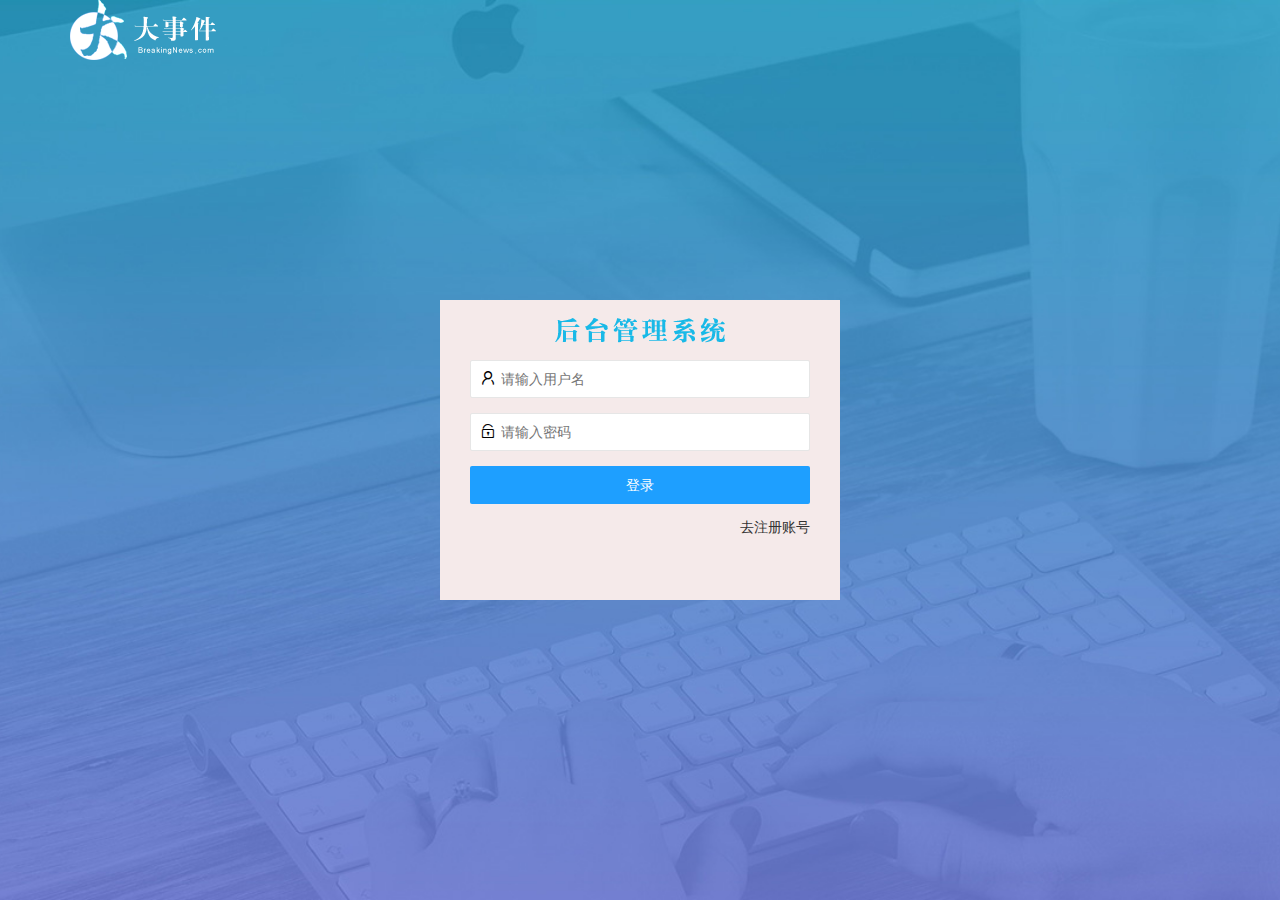
<file: login.html>
<!DOCTYPE html>
<html lang="en">

<head>
    <meta charset="UTF-8">
    <meta name="viewport" content="width=device-width, initial-scale=1.0">
    <title>范亮亮大事件</title>
    <!-- 引入layui样式 -->
    <link rel="stylesheet" href="assets/lib/layui/css/layui.css">
    <!-- 导入我们的css样式 -->
    <link rel="stylesheet" href="assets/css/login.css">
</head>

<body>
    <div class="layui-main">
        <img src="assets/images/logo.png" alt="">
    </div>
    <!-- 登录注册区域  -->
    <div class="loginAndRegBox">
        <!-- 头部  -->
        <div class="title-box"></div>
        <!-- 登录区域  -->
        <div class="login-box">
            <form class="layui-form" id="form_login">
                <div class="layui-form-item">
                    <i class="layui-icon layui-icon-username"></i>
                    <input type="text" name="username" required lay-verify="required" placeholder="请输入用户名" autocomplete="off" class="layui-input">
                </div>
                <div class="layui-form-item">
                    <i class="layui-icon layui-icon-password
                  "></i>
                    <input type="password" name="password" required lay-verify="required|pass" placeholder="请输入密码" autocomplete="off" class="layui-input">
                </div>
                <div class="layui-form-item">
                    <button class="layui-btn layui-btn-fluid  layui-btn-normal" lay-submit lay-filter="formDemo">登录</button>
                </div>
                <div class="layui-form-item links">
                    <a href="javascript:;" id="link_reg">去注册账号</a>
                </div>
            </form>
        </div>
        <!-- 注册区域 -->
        <div class="reg-box">
            <form class="layui-form" id="form_reg">
                <div class="layui-form-item">
                    <i class="layui-icon layui-icon-username"></i>
                    <input type="text" name="username" required lay-verify="required" placeholder="请输入用户名" autocomplete="off" class="layui-input">
                </div>
                <div class="layui-form-item">
                    <i class="layui-icon layui-icon-password
                "></i>
                    <input type="password" name="password" required lay-verify="required|pass" placeholder="请输入密码" autocomplete="off" class="layui-input">
                </div>
                <div class="layui-form-item">
                    <i class="layui-icon layui-icon-password
              "></i>
                    <input type="password" name="repassword" required lay-verify="required|pass|username" placeholder="请确认密码" autocomplete="off" class="layui-input">
                </div>
                <div class="layui-form-item">
                    <button class="layui-btn layui-btn-fluid  layui-btn-normal" lay-submit>注册</button>
                </div>
                <div class="layui-form-item links">
                    <a href="javascript:;" id="link_login">去登录</a>
                </div>
            </form>
        </div>

    </div>

    <script src="assets/lib/jquery.js"></script>
    <script src="assets/lib/layui/layui.all.js"></script>
    <!-- 因为这个js文件要依赖jquery,所以要放在jQuery之后，我们的文件之前 -->
    <script src="assets/js/baseAPI.js"></script>
    <script src="assets/js/login.js"></script>

</body>

</html>
</file>
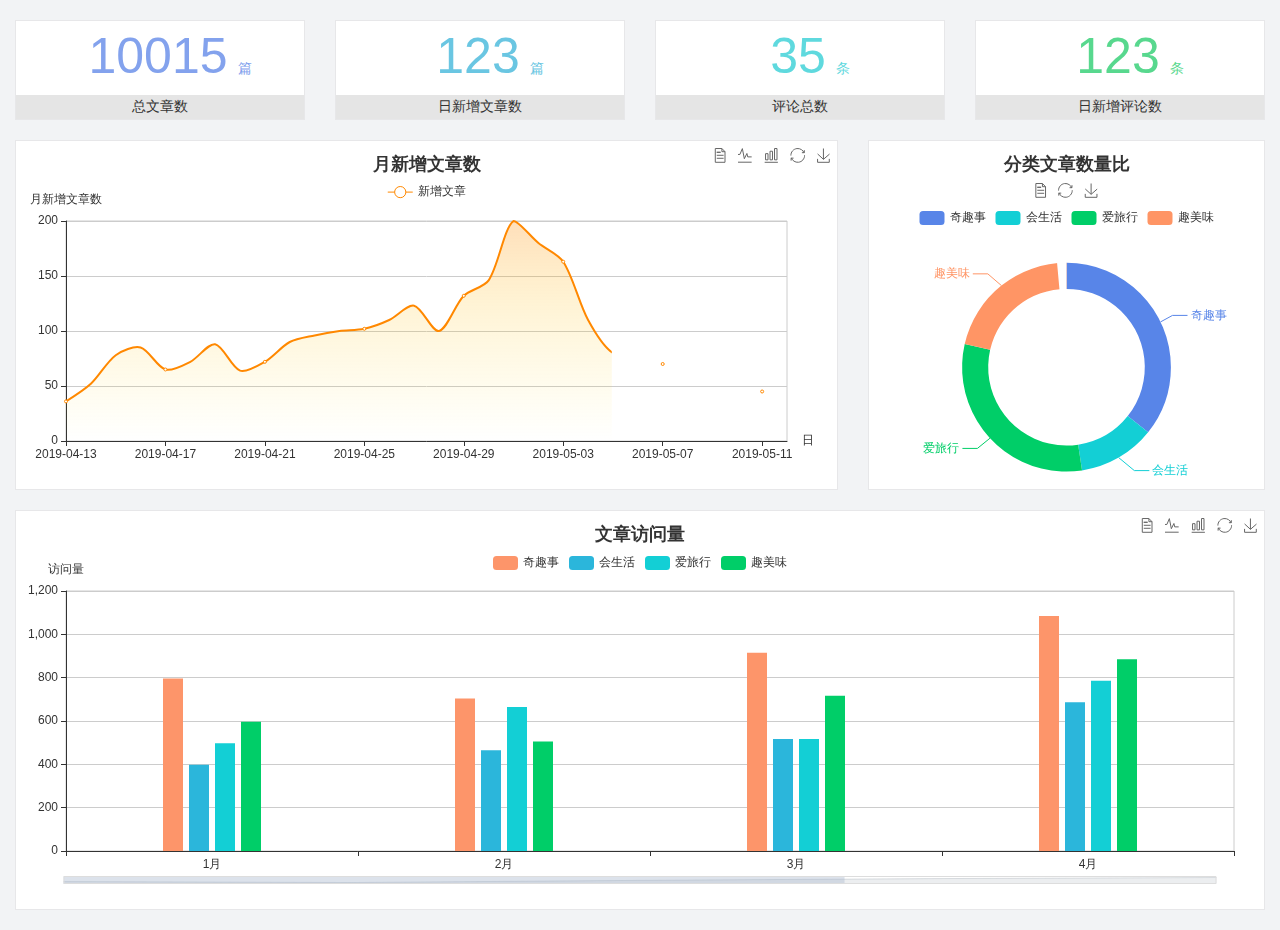
<file: home/dashboard.html>
<!DOCTYPE html>
<html lang="en">

<head>
    <meta charset="UTF-8">
    <meta name="viewport" content="width=device-width, initial-scale=1.0">
    <meta http-equiv="X-UA-Compatible" content="ie=edge">
    <title>图表统计</title>
    <link rel="stylesheet" href="../assets/lib/bootstrap.css" />
    <link rel="stylesheet" href="../assets/lib/main.css" />
    <script src="../assets/lib/jquery.js"></script>
    <script type="text/javascript" src="../assets/lib/echarts.min.js"></script>
</head>

<body>
    <div class="container-fluid">
        <div class="row spannel_list">
            <div class="col-sm-3 col-xs-6">
                <div class="spannel">
                    <em>10015</em><span>篇</span>
                    <b>总文章数</b>
                </div>
            </div>
            <div class="col-sm-3 col-xs-6">
                <div class="spannel scolor01">
                    <em>123</em><span>篇</span>
                    <b>日新增文章数</b>
                </div>
            </div>
            <div class="col-sm-3 col-xs-6">
                <div class="spannel scolor02">
                    <em>35</em><span>条</span>
                    <b>评论总数</b>
                </div>
            </div>
            <div class="col-sm-3 col-xs-6">
                <div class="spannel scolor03">
                    <em>123</em><span>条</span>
                    <b>日新增评论数</b>
                </div>
            </div>
        </div>
    </div>

    <div class="container-fluid">
        <div class="row curve-pie">
            <div class="col-lg-8 col-md-8">
                <div class="gragh_pannel" id="curve_show"></div>
            </div>
            <div class="col-lg-4 col-md-4">
                <div class="gragh_pannel" id="pie_show"></div>
            </div>
        </div>
    </div>

    <div class="container-fluid">
        <div class="column_pannel" id="column_show"></div>
    </div>

    <script>
        var oChart = echarts.init(document.getElementById('curve_show'));
        var aList_all = [{
            'count': 36,
            'date': '2019-04-13'
        }, {
            'count': 52,
            'date': '2019-04-14'
        }, {
            'count': 78,
            'date': '2019-04-15'
        }, {
            'count': 85,
            'date': '2019-04-16'
        }, {
            'count': 65,
            'date': '2019-04-17'
        }, {
            'count': 72,
            'date': '2019-04-18'
        }, {
            'count': 88,
            'date': '2019-04-19'
        }, {
            'count': 64,
            'date': '2019-04-20'
        }, {
            'count': 72,
            'date': '2019-04-21'
        }, {
            'count': 90,
            'date': '2019-04-22'
        }, {
            'count': 96,
            'date': '2019-04-23'
        }, {
            'count': 100,
            'date': '2019-04-24'
        }, {
            'count': 102,
            'date': '2019-04-25'
        }, {
            'count': 110,
            'date': '2019-04-26'
        }, {
            'count': 123,
            'date': '2019-04-27'
        }, {
            'count': 100,
            'date': '2019-04-28'
        }, {
            'count': 132,
            'date': '2019-04-29'
        }, {
            'count': 146,
            'date': '2019-04-30'
        }, {
            'count': 200,
            'date': '2019-05-01'
        }, {
            'count': 180,
            'date': '2019-05-02'
        }, {
            'count': 163,
            'date': '2019-05-03'
        }, {
            'count': 110,
            'date': '2019-05-04'
        }, {
            'count': 80,
            'date': '2019-05-05'
        }, {
            'count': 82,
            'date': '2019-05-06'
        }, {
            'count': 70,
            'date': '2019-05-07'
        }, {
            'count': 65,
            'date': '2019-05-08'
        }, {
            'count': 54,
            'date': '2019-05-09'
        }, {
            'count': 40,
            'date': '2019-05-10'
        }, {
            'count': 45,
            'date': '2019-05-11'
        }, {
            'count': 38,
            'date': '2019-05-12'
        }, ];

        let aCount = [];
        let aDate = [];

        for (var i = 0; i < aList_all.length; i++) {
            aCount.push(aList_all[i].count);
            aDate.push(aList_all[i].date);
        }

        var chartopt = {
            title: {
                text: '月新增文章数',
                left: 'center',
                top: '10'
            },
            tooltip: {
                trigger: 'axis'
            },
            legend: {
                data: ['新增文章'],
                top: '40'
            },
            toolbox: {
                show: true,
                feature: {
                    mark: {
                        show: true
                    },
                    dataView: {
                        show: true,
                        readOnly: false
                    },
                    magicType: {
                        show: true,
                        type: ['line', 'bar']
                    },
                    restore: {
                        show: true
                    },
                    saveAsImage: {
                        show: true
                    }
                }
            },
            calculable: true,
            xAxis: [{
                name: '日',
                type: 'category',
                boundaryGap: false,
                data: aDate
            }],
            yAxis: [{
                name: '月新增文章数',
                type: 'value'
            }],
            series: [{
                name: '新增文章',
                type: 'line',
                smooth: true,
                itemStyle: {
                    normal: {
                        areaStyle: {
                            type: 'default'
                        },
                        color: '#f80'
                    },
                    lineStyle: {
                        color: '#f80'
                    }
                },
                data: aCount
            }],
            areaStyle: {
                normal: {
                    color: new echarts.graphic.LinearGradient(0, 0, 0, 1, [{
                        offset: 0,
                        color: 'rgba(255,136,0,0.39)'
                    }, {
                        offset: .34,
                        color: 'rgba(255,180,0,0.25)'
                    }, {
                        offset: 1,
                        color: 'rgba(255,222,0,0.00)'
                    }])

                }
            },
            grid: {
                show: true,
                x: 50,
                x2: 50,
                y: 80,
                height: 220
            }
        };

        oChart.setOption(chartopt);


        var oPie = echarts.init(document.getElementById('pie_show'));
        var oPieopt = {
            title: {
                top: 10,
                text: '分类文章数量比',
                x: 'center'
            },
            tooltip: {
                trigger: 'item',
                formatter: "{a} <br/>{b} : {c} ({d}%)"
            },
            color: ['#5885e8', '#13cfd5', '#00ce68', '#ff9565'],
            legend: {
                x: 'center',
                top: 65,
                data: ['奇趣事', '会生活', '爱旅行', '趣美味']
            },
            toolbox: {
                show: true,
                x: 'center',
                top: 35,
                feature: {
                    mark: {
                        show: true
                    },
                    dataView: {
                        show: true,
                        readOnly: false
                    },
                    magicType: {
                        show: true,
                        type: ['pie', 'funnel'],
                        option: {
                            funnel: {
                                x: '25%',
                                width: '50%',
                                funnelAlign: 'left',
                                max: 1548
                            }
                        }
                    },
                    restore: {
                        show: true
                    },
                    saveAsImage: {
                        show: true
                    }
                }
            },
            calculable: true,
            series: [{
                name: '访问来源',
                type: 'pie',
                radius: ['45%', '60%'],
                center: ['50%', '65%'],
                data: [{
                    value: 300,
                    name: '奇趣事'
                }, {
                    value: 100,
                    name: '会生活'
                }, {
                    value: 260,
                    name: '爱旅行'
                }, {
                    value: 180,
                    name: '趣美味'
                }]
            }]
        };
        oPie.setOption(oPieopt);



        var oColumn = this.echarts.init(document.getElementById('column_show'));
        var oColumnopt = {
            title: {
                text: '文章访问量',
                left: 'center',
                top: '10'
            },
            tooltip: {
                trigger: 'axis'
            },
            legend: {
                data: ['奇趣事', '会生活', '爱旅行', '趣美味'],
                top: '40'
            },
            toolbox: {
                show: true,
                feature: {
                    mark: {
                        show: true
                    },
                    dataView: {
                        show: true,
                        readOnly: false
                    },
                    magicType: {
                        show: true,
                        type: ['line', 'bar']
                    },
                    restore: {
                        show: true
                    },
                    saveAsImage: {
                        show: true
                    }
                }
            },
            calculable: true,
            xAxis: [{
                type: 'category',
                data: ['1月', '2月', '3月', '4月', '5月']
            }],
            yAxis: [{
                name: '访问量',
                type: 'value'
            }],
            series: [{
                name: '奇趣事',
                type: 'bar',
                barWidth: 20,
                itemStyle: {
                    normal: {
                        areaStyle: {
                            type: 'default'
                        },
                        color: '#fd956a'
                    }
                },
                data: [800, 708, 920, 1090, 1200]
            }, {
                name: '会生活',
                type: 'bar',
                barWidth: 20,
                itemStyle: {
                    normal: {
                        areaStyle: {
                            type: 'default'
                        },
                        color: '#2bb6db'
                    }
                },
                data: [400, 468, 520, 690, 800]
            }, {
                name: '爱旅行',
                type: 'bar',
                barWidth: 20,
                itemStyle: {
                    normal: {
                        areaStyle: {
                            type: 'default'
                        },
                        color: '#13cfd5'
                    }
                },
                data: [500, 668, 520, 790, 900]
            }, {
                name: '趣美味',
                type: 'bar',
                barWidth: 20,
                itemStyle: {
                    normal: {
                        areaStyle: {
                            type: 'default'
                        },
                        color: '#00ce68'
                    }
                },
                data: [600, 508, 720, 890, 1000]
            }],
            grid: {
                show: true,
                x: 50,
                x2: 30,
                y: 80,
                height: 260
            },
            dataZoom: [ //给x轴设置滚动条
                {
                    start: 0, //默认为0
                    end: 100 - 1000 / 31, //默认为100
                    type: 'slider',
                    show: true,
                    xAxisIndex: [0],
                    handleSize: 0, //滑动条的 左右2个滑动条的大小
                    height: 8, //组件高度
                    left: 45, //左边的距离
                    right: 50, //右边的距离
                    bottom: 26, //右边的距离
                    handleColor: '#ddd', //h滑动图标的颜色
                    handleStyle: {
                        borderColor: "#cacaca",
                        borderWidth: "1",
                        shadowBlur: 2,
                        background: "#ddd",
                        shadowColor: "#ddd",
                    }
                }
            ]
        };
        oColumn.setOption(oColumnopt);
    </script>
</body>

</html>
</file>
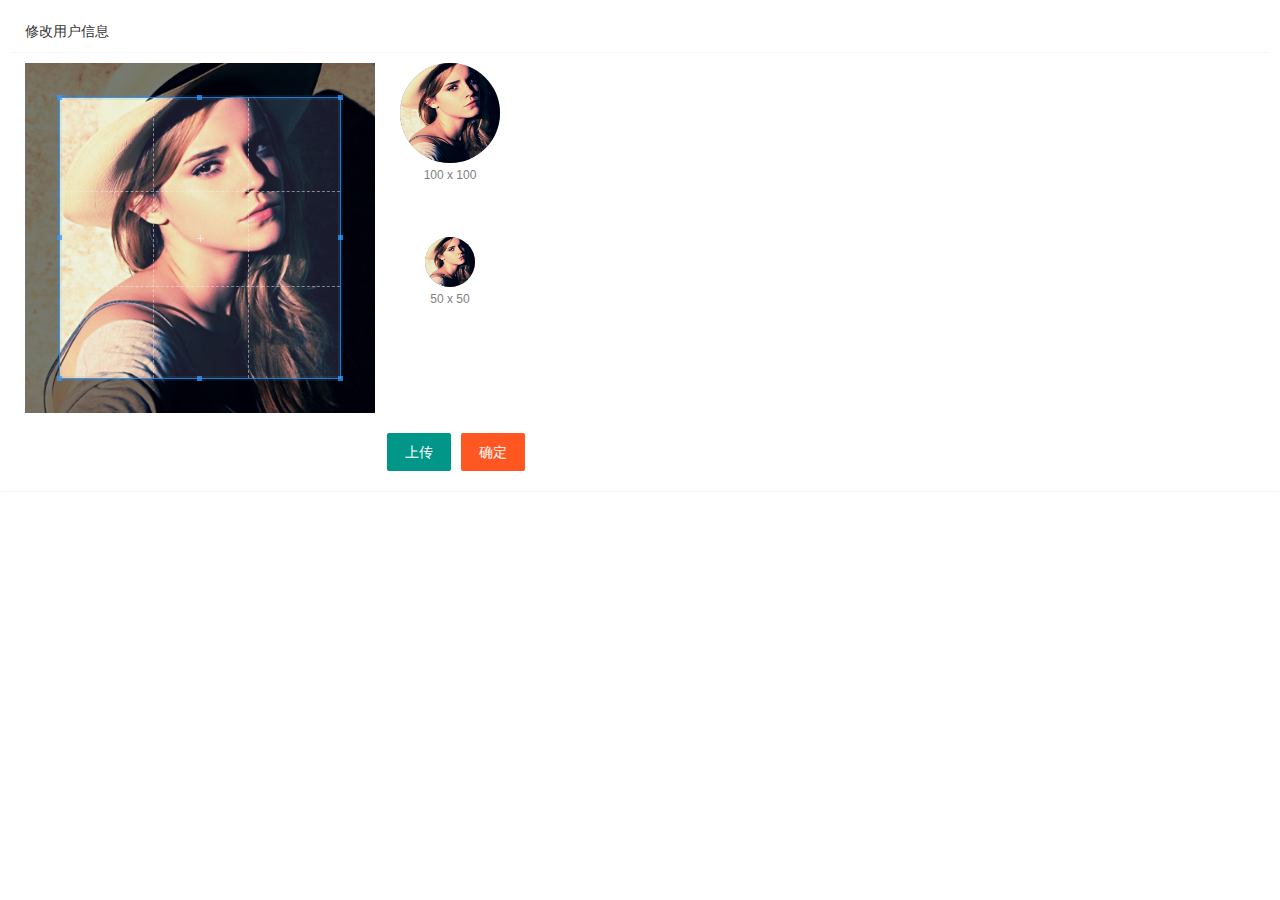
<file: user/user_avator.html>
<!DOCTYPE html>
<html lang="en">

<head>
    <meta charset="UTF-8">
    <meta http-equiv="X-UA-Compatible" content="IE=edge">
    <meta name="viewport" content="width=device-width, initial-scale=1.0">
    <title>更换头像</title>
    <!-- 导入layui样式 -->
    <link rel="stylesheet" href="../assets/lib/layui/css/layui.css">
    <!-- 在 `<head>` 中导入 `cropper.css` 样式表： -->
    <link rel="stylesheet" href="../assets/lib/cropper/cropper.css" />
    <!-- 导入自己的样式 -->
    <link rel="stylesheet" href="../assets/css/user/user_avator.css">
</head>

<body>
    <div class="layui-card">
        <div class="layui-card-header">修改用户信息</div>
        <div class="layui-card-body">

            <!-- 在卡片的 `layui-card-body` 主体区域中，定义如下的 HTML 结构： -->
            <!-- 第一行的图片裁剪和预览区域 -->
            <div class="row1">
                <!-- 图片裁剪区域 -->
                <div class="cropper-box">
                    <!-- 这个 img 标签很重要，将来会把它初始化为裁剪区域 -->
                    <img id="image" src="../assets/images/sample.jpg" />
                </div>
                <!-- 图片的预览区域 -->
                <div class="preview-box">
                    <div>
                        <!-- 宽高为 100px 的预览区域 -->
                        <div class="img-preview w100"></div>
                        <p class="size">100 x 100</p>
                    </div>
                    <div>
                        <!-- 宽高为 50px 的预览区域 -->
                        <div class="img-preview w50"></div>
                        <p class="size">50 x 50</p>
                    </div>
                </div>
            </div>

            <!-- 第二行的按钮区域 -->
            <div class="row2">
                <input type="file" id="file" accept="image/png,image/jpeg">
                <button type="button" class="layui-btn" id="upload">上传</button>
                <button type="button" class="layui-btn layui-btn-danger" id="sure">确定</button>
            </div>

        </div>
    </div>
    <script src="../assets/lib/layui/layui.all.js"></script>
    <!-- 在 `<body>` 的结束标签之前，按  顺序   导入如下的 js 脚本： -->
    <script src="../assets/lib/jquery.js"></script>
    <script src="../assets/lib/cropper/Cropper.js"></script>
    <script src="../assets/lib/cropper/jquery-cropper.js"></script>

    <script src="../assets/js/baseAPI.js"></script>
    <script src="../assets/js/user/user_avator.js"></script>
</body>

</html>
</file>
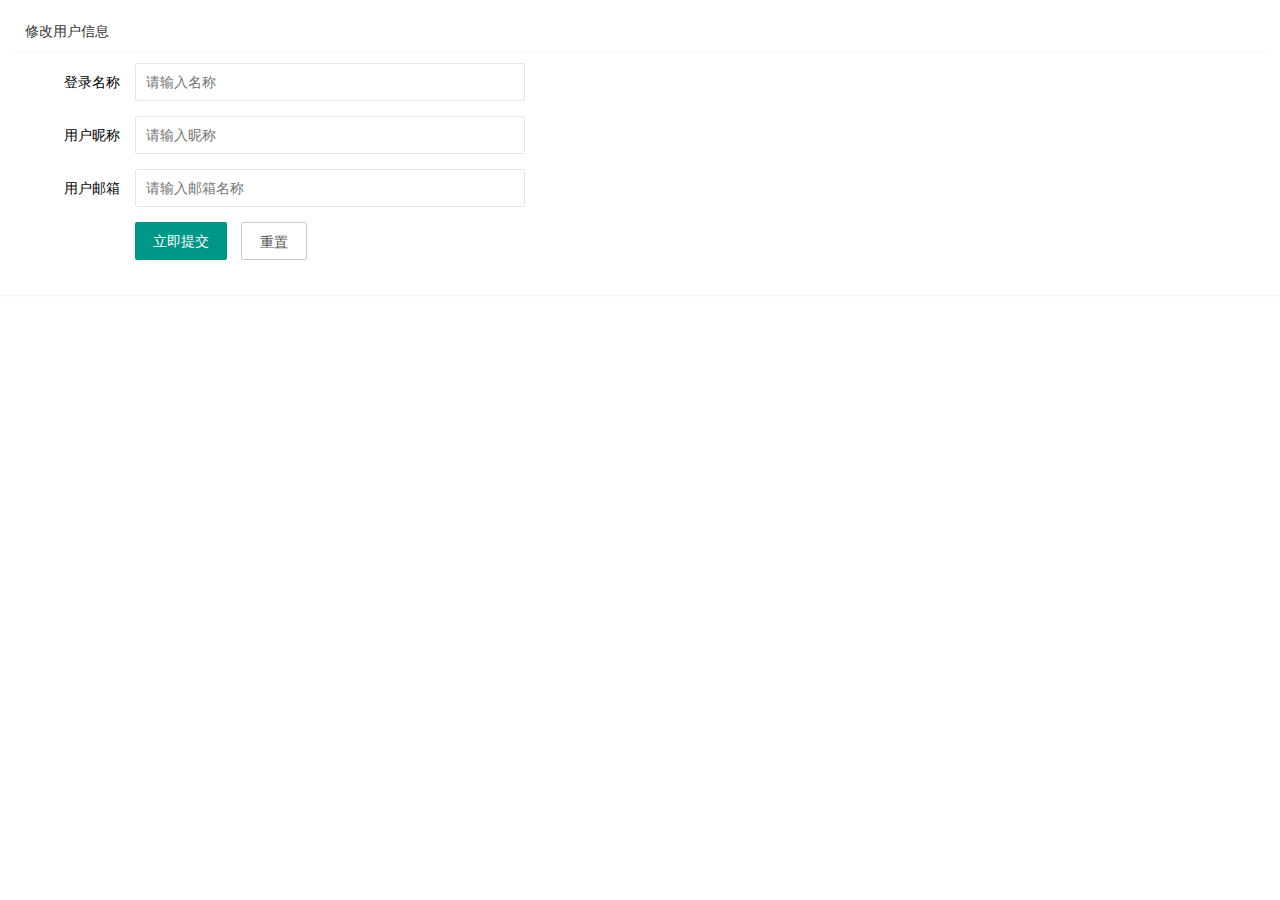
<file: user/user_info.html>
<!DOCTYPE html>
<html lang="en">

<head>
    <meta charset="UTF-8">
    <meta http-equiv="X-UA-Compatible" content="IE=edge">
    <meta name="viewport" content="width=device-width, initial-scale=1.0">
    <title>基本资料</title>
    <!-- 导入layui样式 -->
    <link rel="stylesheet" href="../assets/lib/layui/css/layui.css">
    <!-- 导入自己的样式 -->
    <link rel="stylesheet" href="../assets/css/user/user_info.css">
</head>

<body>
    <div class="layui-card">
        <div class="layui-card-header">修改用户信息</div>
        <div class="layui-card-body">
            <form class="layui-form" lay-filter="formUserInfo">
                <input type="hidden" name="id">
                <div class="layui-form-item">
                    <label class="layui-form-label">登录名称</label>
                    <div class="layui-input-block">
                        <input type="text" name="username" required lay-verify="required" placeholder="请输入名称" autocomplete="off" class="layui-input" readonly>
                    </div>
                </div>

                <div class="layui-form-item">
                    <label class="layui-form-label">用户昵称</label>
                    <div class="layui-input-block">
                        <input type="text" name="nickname" required lay-verify="required|nickname" placeholder="请输入昵称" autocomplete="off" class="layui-input">
                    </div>
                </div>

                <div class="layui-form-item">
                    <label class="layui-form-label">用户邮箱</label>
                    <div class="layui-input-block">
                        <input type="text" name="email" required lay-verify="required|email" placeholder="请输入邮箱名称" autocomplete="off" class="layui-input">
                    </div>
                </div>

                <div class="layui-form-item">
                    <div class="layui-input-block">
                        <button class="layui-btn" lay-submit lay-filter="formDemo">立即提交</button>
                        <button type="reset" class="layui-btn layui-btn-primary" id="btnReset">重置</button>
                    </div>
                </div>
            </form>
        </div>
    </div>
    <!-- 导入layui 的js -->
    <script src="../assets/lib/layui/layui.all.js"></script>
    <script src="../assets/lib/jquery.js"></script>
    <script src="../assets/js/baseAPI.js"></script>
    <script src="../assets/js/user/user_info.js"></script>
</body>

</html>
</file>
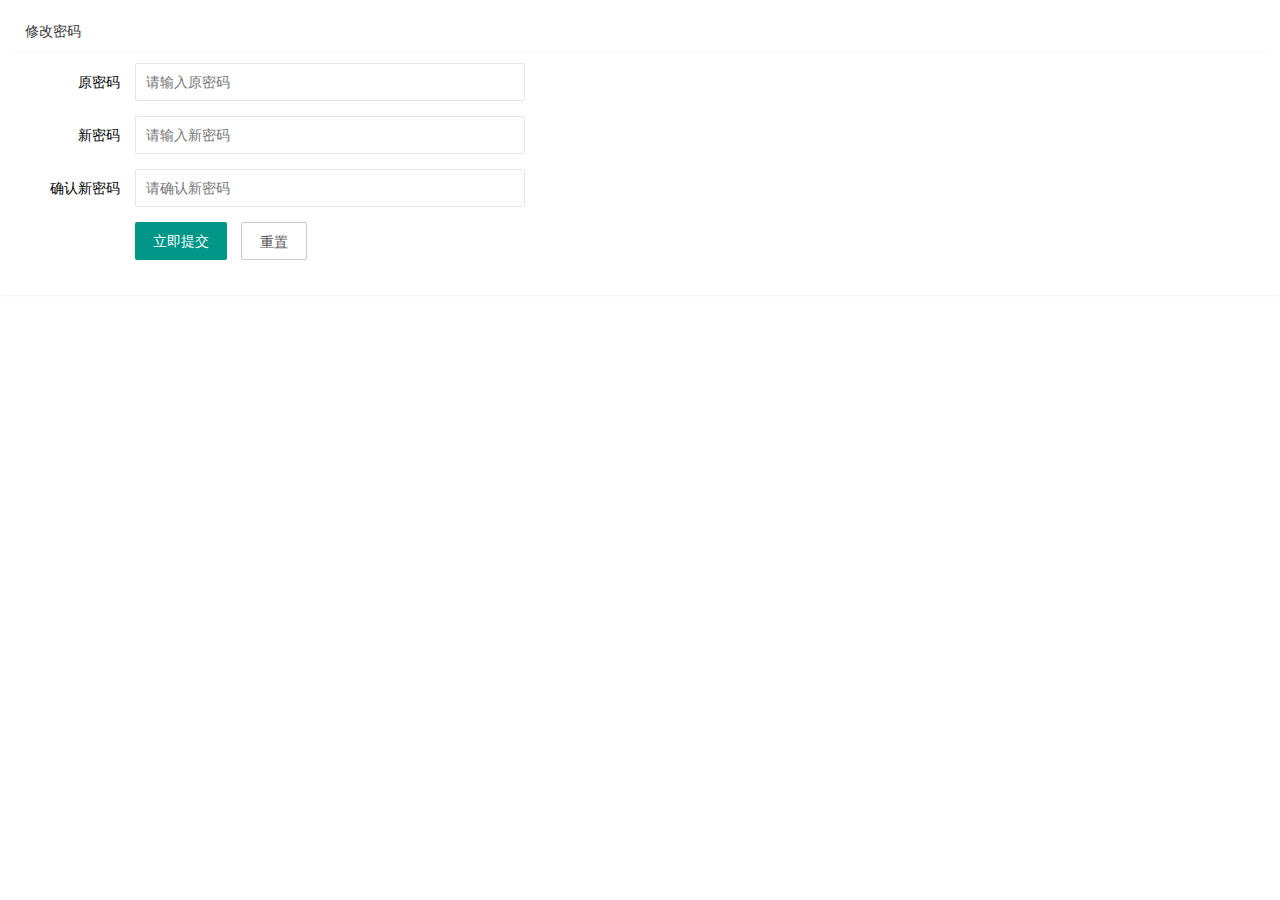
<file: user/user_pwd.html>
<!DOCTYPE html>
<html lang="en">

<head>
    <meta charset="UTF-8">
    <meta http-equiv="X-UA-Compatible" content="IE=edge">
    <meta name="viewport" content="width=device-width, initial-scale=1.0">
    <title>基本资料</title>
    <!-- 导入layui样式 -->
    <link rel="stylesheet" href="../assets/lib/layui/css/layui.css">
    <!-- 导入自己的样式 -->
    <link rel="stylesheet" href="../assets/css/user/user_pwd.css">
</head>

<body>
    <div class="layui-card">
        <div class="layui-card-header">修改密码</div>
        <div class="layui-card-body">
            <form class="layui-form" lay-filter="formUserInfo">
                <input type="hidden" name="id">
                <div class="layui-form-item">
                    <label class="layui-form-label">原密码</label>
                    <div class="layui-input-block">
                        <input type="password" name="oldPwd" required lay-verify="required|pwd" placeholder="请输入原密码" autocomplete="off" class="layui-input">
                    </div>
                </div>

                <div class="layui-form-item">
                    <label class="layui-form-label">新密码</label>
                    <div class="layui-input-block">
                        <input type="password" name="newPwd" required lay-verify="required|pwd|oldIsSameNew" placeholder="请输入新密码" autocomplete="off" class="layui-input">
                    </div>
                </div>

                <div class="layui-form-item">
                    <label class="layui-form-label">确认新密码</label>
                    <div class="layui-input-block">
                        <input type="password" name="rePwd" required lay-verify="required|pwd|newIsSamerePwd" placeholder="请确认新密码" autocomplete="off" class="layui-input">
                    </div>
                </div>

                <div class="layui-form-item">
                    <div class="layui-input-block">
                        <button class="layui-btn" lay-submit lay-filter="formDemo">立即提交</button>
                        <button type="reset" class="layui-btn layui-btn-primary" id="btnReset">重置</button>
                    </div>
                </div>
            </form>
        </div>
    </div>
    <!-- 导入layui 的js -->
    <script src="../assets/lib/layui/layui.all.js"></script>
    <script src="../assets/lib/jquery.js"></script>
    <script src="../assets/js/baseAPI.js"></script>
    <script src="../assets/js/user/user_pwd.js"></script>
</body>

</html>
</file>
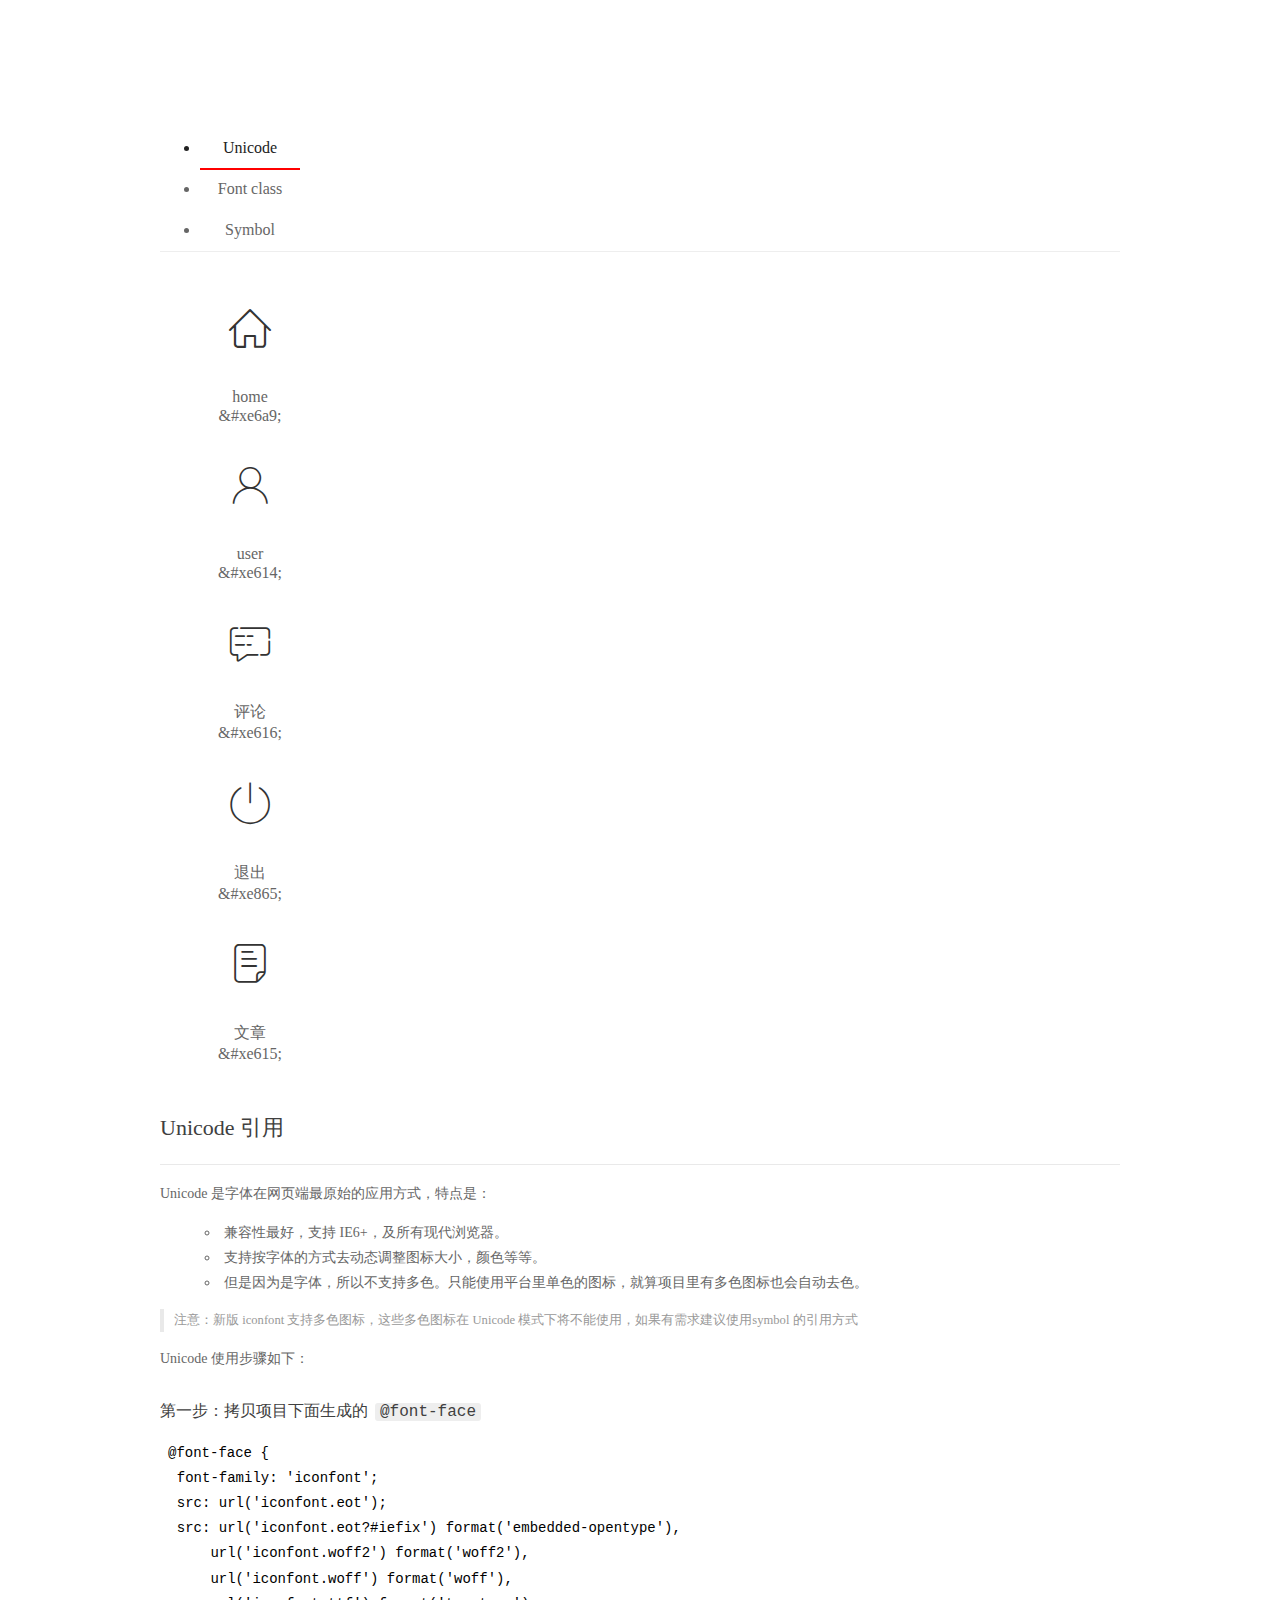
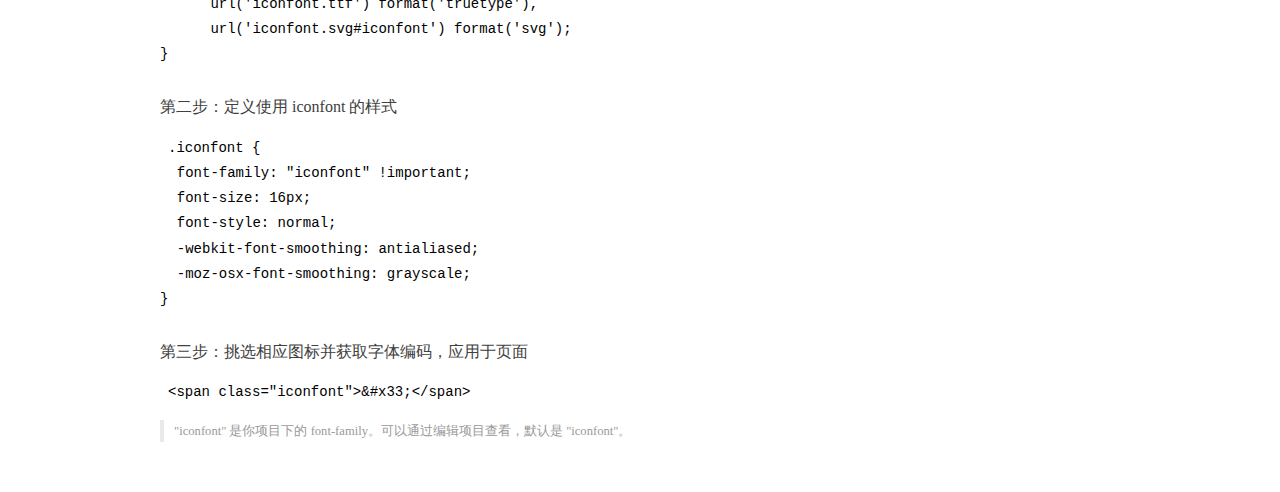
<file: assets/fonts/demo_index.html>
<!DOCTYPE html>
<html>
<head>
  <meta charset="utf-8"/>
  <title>IconFont Demo</title>
  <link rel="shortcut icon" href="https://gtms04.alicdn.com/tps/i4/TB1_oz6GVXXXXaFXpXXJDFnIXXX-64-64.ico" type="image/x-icon"/>
  <link rel="stylesheet" href="https://g.alicdn.com/thx/cube/1.3.2/cube.min.css">
  <link rel="stylesheet" href="demo.css">
  <link rel="stylesheet" href="iconfont.css">
  <script src="iconfont.js"></script>
  <!-- jQuery -->
  <script src="https://a1.alicdn.com/oss/uploads/2018/12/26/7bfddb60-08e8-11e9-9b04-53e73bb6408b.js"></script>
  <!-- 代码高亮 -->
  <script src="https://a1.alicdn.com/oss/uploads/2018/12/26/a3f714d0-08e6-11e9-8a15-ebf944d7534c.js"></script>
</head>
<body>
  <div class="main">
    <h1 class="logo"><a href="https://www.iconfont.cn/" title="iconfont 首页" target="_blank">&#xe86b;</a></h1>
    <div class="nav-tabs">
      <ul id="tabs" class="dib-box">
        <li class="dib active"><span>Unicode</span></li>
        <li class="dib"><span>Font class</span></li>
        <li class="dib"><span>Symbol</span></li>
      </ul>
      
    </div>
    <div class="tab-container">
      <div class="content unicode" style="display: block;">
          <ul class="icon_lists dib-box">
          
            <li class="dib">
              <span class="icon iconfont">&#xe6a9;</span>
                <div class="name">home</div>
                <div class="code-name">&amp;#xe6a9;</div>
              </li>
          
            <li class="dib">
              <span class="icon iconfont">&#xe614;</span>
                <div class="name">user</div>
                <div class="code-name">&amp;#xe614;</div>
              </li>
          
            <li class="dib">
              <span class="icon iconfont">&#xe616;</span>
                <div class="name">评论</div>
                <div class="code-name">&amp;#xe616;</div>
              </li>
          
            <li class="dib">
              <span class="icon iconfont">&#xe865;</span>
                <div class="name">退出</div>
                <div class="code-name">&amp;#xe865;</div>
              </li>
          
            <li class="dib">
              <span class="icon iconfont">&#xe615;</span>
                <div class="name">文章</div>
                <div class="code-name">&amp;#xe615;</div>
              </li>
          
          </ul>
          <div class="article markdown">
          <h2 id="unicode-">Unicode 引用</h2>
          <hr>

          <p>Unicode 是字体在网页端最原始的应用方式，特点是：</p>
          <ul>
            <li>兼容性最好，支持 IE6+，及所有现代浏览器。</li>
            <li>支持按字体的方式去动态调整图标大小，颜色等等。</li>
            <li>但是因为是字体，所以不支持多色。只能使用平台里单色的图标，就算项目里有多色图标也会自动去色。</li>
          </ul>
          <blockquote>
            <p>注意：新版 iconfont 支持多色图标，这些多色图标在 Unicode 模式下将不能使用，如果有需求建议使用symbol 的引用方式</p>
          </blockquote>
          <p>Unicode 使用步骤如下：</p>
          <h3 id="-font-face">第一步：拷贝项目下面生成的 <code>@font-face</code></h3>
<pre><code class="language-css"
>@font-face {
  font-family: 'iconfont';
  src: url('iconfont.eot');
  src: url('iconfont.eot?#iefix') format('embedded-opentype'),
      url('iconfont.woff2') format('woff2'),
      url('iconfont.woff') format('woff'),
      url('iconfont.ttf') format('truetype'),
      url('iconfont.svg#iconfont') format('svg');
}
</code></pre>
          <h3 id="-iconfont-">第二步：定义使用 iconfont 的样式</h3>
<pre><code class="language-css"
>.iconfont {
  font-family: "iconfont" !important;
  font-size: 16px;
  font-style: normal;
  -webkit-font-smoothing: antialiased;
  -moz-osx-font-smoothing: grayscale;
}
</code></pre>
          <h3 id="-">第三步：挑选相应图标并获取字体编码，应用于页面</h3>
<pre>
<code class="language-html"
>&lt;span class="iconfont"&gt;&amp;#x33;&lt;/span&gt;
</code></pre>
          <blockquote>
            <p>"iconfont" 是你项目下的 font-family。可以通过编辑项目查看，默认是 "iconfont"。</p>
          </blockquote>
          </div>
      </div>
      <div class="content font-class">
        <ul class="icon_lists dib-box">
          
          <li class="dib">
            <span class="icon iconfont icon-home"></span>
            <div class="name">
              home
            </div>
            <div class="code-name">.icon-home
            </div>
          </li>
          
          <li class="dib">
            <span class="icon iconfont icon-user"></span>
            <div class="name">
              user
            </div>
            <div class="code-name">.icon-user
            </div>
          </li>
          
          <li class="dib">
            <span class="icon iconfont icon-pinglun"></span>
            <div class="name">
              评论
            </div>
            <div class="code-name">.icon-pinglun
            </div>
          </li>
          
          <li class="dib">
            <span class="icon iconfont icon-tuichu"></span>
            <div class="name">
              退出
            </div>
            <div class="code-name">.icon-tuichu
            </div>
          </li>
          
          <li class="dib">
            <span class="icon iconfont icon-16"></span>
            <div class="name">
              文章
            </div>
            <div class="code-name">.icon-16
            </div>
          </li>
          
        </ul>
        <div class="article markdown">
        <h2 id="font-class-">font-class 引用</h2>
        <hr>

        <p>font-class 是 Unicode 使用方式的一种变种，主要是解决 Unicode 书写不直观，语意不明确的问题。</p>
        <p>与 Unicode 使用方式相比，具有如下特点：</p>
        <ul>
          <li>兼容性良好，支持 IE8+，及所有现代浏览器。</li>
          <li>相比于 Unicode 语意明确，书写更直观。可以很容易分辨这个 icon 是什么。</li>
          <li>因为使用 class 来定义图标，所以当要替换图标时，只需要修改 class 里面的 Unicode 引用。</li>
          <li>不过因为本质上还是使用的字体，所以多色图标还是不支持的。</li>
        </ul>
        <p>使用步骤如下：</p>
        <h3 id="-fontclass-">第一步：引入项目下面生成的 fontclass 代码：</h3>
<pre><code class="language-html">&lt;link rel="stylesheet" href="./iconfont.css"&gt;
</code></pre>
        <h3 id="-">第二步：挑选相应图标并获取类名，应用于页面：</h3>
<pre><code class="language-html">&lt;span class="iconfont icon-xxx"&gt;&lt;/span&gt;
</code></pre>
        <blockquote>
          <p>"
            iconfont" 是你项目下的 font-family。可以通过编辑项目查看，默认是 "iconfont"。</p>
        </blockquote>
      </div>
      </div>
      <div class="content symbol">
          <ul class="icon_lists dib-box">
          
            <li class="dib">
                <svg class="icon svg-icon" aria-hidden="true">
                  <use xlink:href="#icon-home"></use>
                </svg>
                <div class="name">home</div>
                <div class="code-name">#icon-home</div>
            </li>
          
            <li class="dib">
                <svg class="icon svg-icon" aria-hidden="true">
                  <use xlink:href="#icon-user"></use>
                </svg>
                <div class="name">user</div>
                <div class="code-name">#icon-user</div>
            </li>
          
            <li class="dib">
                <svg class="icon svg-icon" aria-hidden="true">
                  <use xlink:href="#icon-pinglun"></use>
                </svg>
                <div class="name">评论</div>
                <div class="code-name">#icon-pinglun</div>
            </li>
          
            <li class="dib">
                <svg class="icon svg-icon" aria-hidden="true">
                  <use xlink:href="#icon-tuichu"></use>
                </svg>
                <div class="name">退出</div>
                <div class="code-name">#icon-tuichu</div>
            </li>
          
            <li class="dib">
                <svg class="icon svg-icon" aria-hidden="true">
                  <use xlink:href="#icon-16"></use>
                </svg>
                <div class="name">文章</div>
                <div class="code-name">#icon-16</div>
            </li>
          
          </ul>
          <div class="article markdown">
          <h2 id="symbol-">Symbol 引用</h2>
          <hr>

          <p>这是一种全新的使用方式，应该说这才是未来的主流，也是平台目前推荐的用法。相关介绍可以参考这篇<a href="">文章</a>
            这种用法其实是做了一个 SVG 的集合，与另外两种相比具有如下特点：</p>
          <ul>
            <li>支持多色图标了，不再受单色限制。</li>
            <li>通过一些技巧，支持像字体那样，通过 <code>font-size</code>, <code>color</code> 来调整样式。</li>
            <li>兼容性较差，支持 IE9+，及现代浏览器。</li>
            <li>浏览器渲染 SVG 的性能一般，还不如 png。</li>
          </ul>
          <p>使用步骤如下：</p>
          <h3 id="-symbol-">第一步：引入项目下面生成的 symbol 代码：</h3>
<pre><code class="language-html">&lt;script src="./iconfont.js"&gt;&lt;/script&gt;
</code></pre>
          <h3 id="-css-">第二步：加入通用 CSS 代码（引入一次就行）：</h3>
<pre><code class="language-html">&lt;style&gt;
.icon {
  width: 1em;
  height: 1em;
  vertical-align: -0.15em;
  fill: currentColor;
  overflow: hidden;
}
&lt;/style&gt;
</code></pre>
          <h3 id="-">第三步：挑选相应图标并获取类名，应用于页面：</h3>
<pre><code class="language-html">&lt;svg class="icon" aria-hidden="true"&gt;
  &lt;use xlink:href="#icon-xxx"&gt;&lt;/use&gt;
&lt;/svg&gt;
</code></pre>
          </div>
      </div>

    </div>
  </div>
  <script>
  $(document).ready(function () {
      $('.tab-container .content:first').show()

      $('#tabs li').click(function (e) {
        var tabContent = $('.tab-container .content')
        var index = $(this).index()

        if ($(this).hasClass('active')) {
          return
        } else {
          $('#tabs li').removeClass('active')
          $(this).addClass('active')

          tabContent.hide().eq(index).fadeIn()
        }
      })
    })
  </script>
</body>
</html>
</file>
<file: assets/lib/layui/css/layui.css>
/** layui-v2.5.5 MIT License By https://www.layui.com */
 .layui-inline,img{display:inline-block;vertical-align:middle}h1,h2,h3,h4,h5,h6{font-weight:400}.layui-edge,.layui-header,.layui-inline,.layui-main{position:relative}.layui-body,.layui-edge,.layui-elip{overflow:hidden}.layui-btn,.layui-edge,.layui-inline,img{vertical-align:middle}.layui-btn,.layui-disabled,.layui-icon,.layui-unselect{-moz-user-select:none;-webkit-user-select:none;-ms-user-select:none}.layui-elip,.layui-form-checkbox span,.layui-form-pane .layui-form-label{text-overflow:ellipsis;white-space:nowrap}.layui-breadcrumb,.layui-tree-btnGroup{visibility:hidden}blockquote,body,button,dd,div,dl,dt,form,h1,h2,h3,h4,h5,h6,input,li,ol,p,pre,td,textarea,th,ul{margin:0;padding:0;-webkit-tap-highlight-color:rgba(0,0,0,0)}a:active,a:hover{outline:0}img{border:none}li{list-style:none}table{border-collapse:collapse;border-spacing:0}h4,h5,h6{font-size:100%}button,input,optgroup,option,select,textarea{font-family:inherit;font-size:inherit;font-style:inherit;font-weight:inherit;outline:0}pre{white-space:pre-wrap;white-space:-moz-pre-wrap;white-space:-pre-wrap;white-space:-o-pre-wrap;word-wrap:break-word}body{line-height:24px;font:14px Helvetica Neue,Helvetica,PingFang SC,Tahoma,Arial,sans-serif}hr{height:1px;margin:10px 0;border:0;clear:both}a{color:#333;text-decoration:none}a:hover{color:#777}a cite{font-style:normal;*cursor:pointer}.layui-border-box,.layui-border-box *{box-sizing:border-box}.layui-box,.layui-box *{box-sizing:content-box}.layui-clear{clear:both;*zoom:1}.layui-clear:after{content:'\20';clear:both;*zoom:1;display:block;height:0}.layui-inline{*display:inline;*zoom:1}.layui-edge{display:inline-block;width:0;height:0;border-width:6px;border-style:dashed;border-color:transparent}.layui-edge-top{top:-4px;border-bottom-color:#999;border-bottom-style:solid}.layui-edge-right{border-left-color:#999;border-left-style:solid}.layui-edge-bottom{top:2px;border-top-color:#999;border-top-style:solid}.layui-edge-left{border-right-color:#999;border-right-style:solid}.layui-disabled,.layui-disabled:hover{color:#d2d2d2!important;cursor:not-allowed!important}.layui-circle{border-radius:100%}.layui-show{display:block!important}.layui-hide{display:none!important}@font-face{font-family:layui-icon;src:url(../font/iconfont.eot?v=250);src:url(../font/iconfont.eot?v=250#iefix) format('embedded-opentype'),url(../font/iconfont.woff2?v=250) format('woff2'),url(../font/iconfont.woff?v=250) format('woff'),url(../font/iconfont.ttf?v=250) format('truetype'),url(../font/iconfont.svg?v=250#layui-icon) format('svg')}.layui-icon{font-family:layui-icon!important;font-size:16px;font-style:normal;-webkit-font-smoothing:antialiased;-moz-osx-font-smoothing:grayscale}.layui-icon-reply-fill:before{content:"\e611"}.layui-icon-set-fill:before{content:"\e614"}.layui-icon-menu-fill:before{content:"\e60f"}.layui-icon-search:before{content:"\e615"}.layui-icon-share:before{content:"\e641"}.layui-icon-set-sm:before{content:"\e620"}.layui-icon-engine:before{content:"\e628"}.layui-icon-close:before{content:"\1006"}.layui-icon-close-fill:before{content:"\1007"}.layui-icon-chart-screen:before{content:"\e629"}.layui-icon-star:before{content:"\e600"}.layui-icon-circle-dot:before{content:"\e617"}.layui-icon-chat:before{content:"\e606"}.layui-icon-release:before{content:"\e609"}.layui-icon-list:before{content:"\e60a"}.layui-icon-chart:before{content:"\e62c"}.layui-icon-ok-circle:before{content:"\1005"}.layui-icon-layim-theme:before{content:"\e61b"}.layui-icon-table:before{content:"\e62d"}.layui-icon-right:before{content:"\e602"}.layui-icon-left:before{content:"\e603"}.layui-icon-cart-simple:before{content:"\e698"}.layui-icon-face-cry:before{content:"\e69c"}.layui-icon-face-smile:before{content:"\e6af"}.layui-icon-survey:before{content:"\e6b2"}.layui-icon-tree:before{content:"\e62e"}.layui-icon-upload-circle:before{content:"\e62f"}.layui-icon-add-circle:before{content:"\e61f"}.layui-icon-download-circle:before{content:"\e601"}.layui-icon-templeate-1:before{content:"\e630"}.layui-icon-util:before{content:"\e631"}.layui-icon-face-surprised:before{content:"\e664"}.layui-icon-edit:before{content:"\e642"}.layui-icon-speaker:before{content:"\e645"}.layui-icon-down:before{content:"\e61a"}.layui-icon-file:before{content:"\e621"}.layui-icon-layouts:before{content:"\e632"}.layui-icon-rate-half:before{content:"\e6c9"}.layui-icon-add-circle-fine:before{content:"\e608"}.layui-icon-prev-circle:before{content:"\e633"}.layui-icon-read:before{content:"\e705"}.layui-icon-404:before{content:"\e61c"}.layui-icon-carousel:before{content:"\e634"}.layui-icon-help:before{content:"\e607"}.layui-icon-code-circle:before{content:"\e635"}.layui-icon-water:before{content:"\e636"}.layui-icon-username:before{content:"\e66f"}.layui-icon-find-fill:before{content:"\e670"}.layui-icon-about:before{content:"\e60b"}.layui-icon-location:before{content:"\e715"}.layui-icon-up:before{content:"\e619"}.layui-icon-pause:before{content:"\e651"}.layui-icon-date:before{content:"\e637"}.layui-icon-layim-uploadfile:before{content:"\e61d"}.layui-icon-delete:before{content:"\e640"}.layui-icon-play:before{content:"\e652"}.layui-icon-top:before{content:"\e604"}.layui-icon-friends:before{content:"\e612"}.layui-icon-refresh-3:before{content:"\e9aa"}.layui-icon-ok:before{content:"\e605"}.layui-icon-layer:before{content:"\e638"}.layui-icon-face-smile-fine:before{content:"\e60c"}.layui-icon-dollar:before{content:"\e659"}.layui-icon-group:before{content:"\e613"}.layui-icon-layim-download:before{content:"\e61e"}.layui-icon-picture-fine:before{content:"\e60d"}.layui-icon-link:before{content:"\e64c"}.layui-icon-diamond:before{content:"\e735"}.layui-icon-log:before{content:"\e60e"}.layui-icon-rate-solid:before{content:"\e67a"}.layui-icon-fonts-del:before{content:"\e64f"}.layui-icon-unlink:before{content:"\e64d"}.layui-icon-fonts-clear:before{content:"\e639"}.layui-icon-triangle-r:before{content:"\e623"}.layui-icon-circle:before{content:"\e63f"}.layui-icon-radio:before{content:"\e643"}.layui-icon-align-center:before{content:"\e647"}.layui-icon-align-right:before{content:"\e648"}.layui-icon-align-left:before{content:"\e649"}.layui-icon-loading-1:before{content:"\e63e"}.layui-icon-return:before{content:"\e65c"}.layui-icon-fonts-strong:before{content:"\e62b"}.layui-icon-upload:before{content:"\e67c"}.layui-icon-dialogue:before{content:"\e63a"}.layui-icon-video:before{content:"\e6ed"}.layui-icon-headset:before{content:"\e6fc"}.layui-icon-cellphone-fine:before{content:"\e63b"}.layui-icon-add-1:before{content:"\e654"}.layui-icon-face-smile-b:before{content:"\e650"}.layui-icon-fonts-html:before{content:"\e64b"}.layui-icon-form:before{content:"\e63c"}.layui-icon-cart:before{content:"\e657"}.layui-icon-camera-fill:before{content:"\e65d"}.layui-icon-tabs:before{content:"\e62a"}.layui-icon-fonts-code:before{content:"\e64e"}.layui-icon-fire:before{content:"\e756"}.layui-icon-set:before{content:"\e716"}.layui-icon-fonts-u:before{content:"\e646"}.layui-icon-triangle-d:before{content:"\e625"}.layui-icon-tips:before{content:"\e702"}.layui-icon-picture:before{content:"\e64a"}.layui-icon-more-vertical:before{content:"\e671"}.layui-icon-flag:before{content:"\e66c"}.layui-icon-loading:before{content:"\e63d"}.layui-icon-fonts-i:before{content:"\e644"}.layui-icon-refresh-1:before{content:"\e666"}.layui-icon-rmb:before{content:"\e65e"}.layui-icon-home:before{content:"\e68e"}.layui-icon-user:before{content:"\e770"}.layui-icon-notice:before{content:"\e667"}.layui-icon-login-weibo:before{content:"\e675"}.layui-icon-voice:before{content:"\e688"}.layui-icon-upload-drag:before{content:"\e681"}.layui-icon-login-qq:before{content:"\e676"}.layui-icon-snowflake:before{content:"\e6b1"}.layui-icon-file-b:before{content:"\e655"}.layui-icon-template:before{content:"\e663"}.layui-icon-auz:before{content:"\e672"}.layui-icon-console:before{content:"\e665"}.layui-icon-app:before{content:"\e653"}.layui-icon-prev:before{content:"\e65a"}.layui-icon-website:before{content:"\e7ae"}.layui-icon-next:before{content:"\e65b"}.layui-icon-component:before{content:"\e857"}.layui-icon-more:before{content:"\e65f"}.layui-icon-login-wechat:before{content:"\e677"}.layui-icon-shrink-right:before{content:"\e668"}.layui-icon-spread-left:before{content:"\e66b"}.layui-icon-camera:before{content:"\e660"}.layui-icon-note:before{content:"\e66e"}.layui-icon-refresh:before{content:"\e669"}.layui-icon-female:before{content:"\e661"}.layui-icon-male:before{content:"\e662"}.layui-icon-password:before{content:"\e673"}.layui-icon-senior:before{content:"\e674"}.layui-icon-theme:before{content:"\e66a"}.layui-icon-tread:before{content:"\e6c5"}.layui-icon-praise:before{content:"\e6c6"}.layui-icon-star-fill:before{content:"\e658"}.layui-icon-rate:before{content:"\e67b"}.layui-icon-template-1:before{content:"\e656"}.layui-icon-vercode:before{content:"\e679"}.layui-icon-cellphone:before{content:"\e678"}.layui-icon-screen-full:before{content:"\e622"}.layui-icon-screen-restore:before{content:"\e758"}.layui-icon-cols:before{content:"\e610"}.layui-icon-export:before{content:"\e67d"}.layui-icon-print:before{content:"\e66d"}.layui-icon-slider:before{content:"\e714"}.layui-icon-addition:before{content:"\e624"}.layui-icon-subtraction:before{content:"\e67e"}.layui-icon-service:before{content:"\e626"}.layui-icon-transfer:before{content:"\e691"}.layui-main{width:1140px;margin:0 auto}.layui-header{z-index:1000;height:60px}.layui-header a:hover{transition:all .5s;-webkit-transition:all .5s}.layui-side{position:fixed;left:0;top:0;bottom:0;z-index:999;width:200px;overflow-x:hidden}.layui-side-scroll{position:relative;width:220px;height:100%;overflow-x:hidden}.layui-body{position:absolute;left:200px;right:0;top:0;bottom:0;z-index:998;width:auto;overflow-y:auto;box-sizing:border-box}.layui-layout-body{overflow:hidden}.layui-layout-admin .layui-header{background-color:#23262E}.layui-layout-admin .layui-side{top:60px;width:200px;overflow-x:hidden}.layui-layout-admin .layui-body{position:fixed;top:60px;bottom:44px}.layui-layout-admin .layui-main{width:auto;margin:0 15px}.layui-layout-admin .layui-footer{position:fixed;left:200px;right:0;bottom:0;height:44px;line-height:44px;padding:0 15px;background-color:#eee}.layui-layout-admin .layui-logo{position:absolute;left:0;top:0;width:200px;height:100%;line-height:60px;text-align:center;color:#009688;font-size:16px}.layui-layout-admin .layui-header .layui-nav{background:0 0}.layui-layout-left{position:absolute!important;left:200px;top:0}.layui-layout-right{position:absolute!important;right:0;top:0}.layui-container{position:relative;margin:0 auto;padding:0 15px;box-sizing:border-box}.layui-fluid{position:relative;margin:0 auto;padding:0 15px}.layui-row:after,.layui-row:before{content:'';display:block;clear:both}.layui-col-lg1,.layui-col-lg10,.layui-col-lg11,.layui-col-lg12,.layui-col-lg2,.layui-col-lg3,.layui-col-lg4,.layui-col-lg5,.layui-col-lg6,.layui-col-lg7,.layui-col-lg8,.layui-col-lg9,.layui-col-md1,.layui-col-md10,.layui-col-md11,.layui-col-md12,.layui-col-md2,.layui-col-md3,.layui-col-md4,.layui-col-md5,.layui-col-md6,.layui-col-md7,.layui-col-md8,.layui-col-md9,.layui-col-sm1,.layui-col-sm10,.layui-col-sm11,.layui-col-sm12,.layui-col-sm2,.layui-col-sm3,.layui-col-sm4,.layui-col-sm5,.layui-col-sm6,.layui-col-sm7,.layui-col-sm8,.layui-col-sm9,.layui-col-xs1,.layui-col-xs10,.layui-col-xs11,.layui-col-xs12,.layui-col-xs2,.layui-col-xs3,.layui-col-xs4,.layui-col-xs5,.layui-col-xs6,.layui-col-xs7,.layui-col-xs8,.layui-col-xs9{position:relative;display:block;box-sizing:border-box}.layui-col-xs1,.layui-col-xs10,.layui-col-xs11,.layui-col-xs12,.layui-col-xs2,.layui-col-xs3,.layui-col-xs4,.layui-col-xs5,.layui-col-xs6,.layui-col-xs7,.layui-col-xs8,.layui-col-xs9{float:left}.layui-col-xs1{width:8.33333333%}.layui-col-xs2{width:16.66666667%}.layui-col-xs3{width:25%}.layui-col-xs4{width:33.33333333%}.layui-col-xs5{width:41.66666667%}.layui-col-xs6{width:50%}.layui-col-xs7{width:58.33333333%}.layui-col-xs8{width:66.66666667%}.layui-col-xs9{width:75%}.layui-col-xs10{width:83.33333333%}.layui-col-xs11{width:91.66666667%}.layui-col-xs12{width:100%}.layui-col-xs-offset1{margin-left:8.33333333%}.layui-col-xs-offset2{margin-left:16.66666667%}.layui-col-xs-offset3{margin-left:25%}.layui-col-xs-offset4{margin-left:33.33333333%}.layui-col-xs-offset5{margin-left:41.66666667%}.layui-col-xs-offset6{margin-left:50%}.layui-col-xs-offset7{margin-left:58.33333333%}.layui-col-xs-offset8{margin-left:66.66666667%}.layui-col-xs-offset9{margin-left:75%}.layui-col-xs-offset10{margin-left:83.33333333%}.layui-col-xs-offset11{margin-left:91.66666667%}.layui-col-xs-offset12{margin-left:100%}@media screen and (max-width:768px){.layui-hide-xs{display:none!important}.layui-show-xs-block{display:block!important}.layui-show-xs-inline{display:inline!important}.layui-show-xs-inline-block{display:inline-block!important}}@media screen and (min-width:768px){.layui-container{width:750px}.layui-hide-sm{display:none!important}.layui-show-sm-block{display:block!important}.layui-show-sm-inline{display:inline!important}.layui-show-sm-inline-block{display:inline-block!important}.layui-col-sm1,.layui-col-sm10,.layui-col-sm11,.layui-col-sm12,.layui-col-sm2,.layui-col-sm3,.layui-col-sm4,.layui-col-sm5,.layui-col-sm6,.layui-col-sm7,.layui-col-sm8,.layui-col-sm9{float:left}.layui-col-sm1{width:8.33333333%}.layui-col-sm2{width:16.66666667%}.layui-col-sm3{width:25%}.layui-col-sm4{width:33.33333333%}.layui-col-sm5{width:41.66666667%}.layui-col-sm6{width:50%}.layui-col-sm7{width:58.33333333%}.layui-col-sm8{width:66.66666667%}.layui-col-sm9{width:75%}.layui-col-sm10{width:83.33333333%}.layui-col-sm11{width:91.66666667%}.layui-col-sm12{width:100%}.layui-col-sm-offset1{margin-left:8.33333333%}.layui-col-sm-offset2{margin-left:16.66666667%}.layui-col-sm-offset3{margin-left:25%}.layui-col-sm-offset4{margin-left:33.33333333%}.layui-col-sm-offset5{margin-left:41.66666667%}.layui-col-sm-offset6{margin-left:50%}.layui-col-sm-offset7{margin-left:58.33333333%}.layui-col-sm-offset8{margin-left:66.66666667%}.layui-col-sm-offset9{margin-left:75%}.layui-col-sm-offset10{margin-left:83.33333333%}.layui-col-sm-offset11{margin-left:91.66666667%}.layui-col-sm-offset12{margin-left:100%}}@media screen and (min-width:992px){.layui-container{width:970px}.layui-hide-md{display:none!important}.layui-show-md-block{display:block!important}.layui-show-md-inline{display:inline!important}.layui-show-md-inline-block{display:inline-block!important}.layui-col-md1,.layui-col-md10,.layui-col-md11,.layui-col-md12,.layui-col-md2,.layui-col-md3,.layui-col-md4,.layui-col-md5,.layui-col-md6,.layui-col-md7,.layui-col-md8,.layui-col-md9{float:left}.layui-col-md1{width:8.33333333%}.layui-col-md2{width:16.66666667%}.layui-col-md3{width:25%}.layui-col-md4{width:33.33333333%}.layui-col-md5{width:41.66666667%}.layui-col-md6{width:50%}.layui-col-md7{width:58.33333333%}.layui-col-md8{width:66.66666667%}.layui-col-md9{width:75%}.layui-col-md10{width:83.33333333%}.layui-col-md11{width:91.66666667%}.layui-col-md12{width:100%}.layui-col-md-offset1{margin-left:8.33333333%}.layui-col-md-offset2{margin-left:16.66666667%}.layui-col-md-offset3{margin-left:25%}.layui-col-md-offset4{margin-left:33.33333333%}.layui-col-md-offset5{margin-left:41.66666667%}.layui-col-md-offset6{margin-left:50%}.layui-col-md-offset7{margin-left:58.33333333%}.layui-col-md-offset8{margin-left:66.66666667%}.layui-col-md-offset9{margin-left:75%}.layui-col-md-offset10{margin-left:83.33333333%}.layui-col-md-offset11{margin-left:91.66666667%}.layui-col-md-offset12{margin-left:100%}}@media screen and (min-width:1200px){.layui-container{width:1170px}.layui-hide-lg{display:none!important}.layui-show-lg-block{display:block!important}.layui-show-lg-inline{display:inline!important}.layui-show-lg-inline-block{display:inline-block!important}.layui-col-lg1,.layui-col-lg10,.layui-col-lg11,.layui-col-lg12,.layui-col-lg2,.layui-col-lg3,.layui-col-lg4,.layui-col-lg5,.layui-col-lg6,.layui-col-lg7,.layui-col-lg8,.layui-col-lg9{float:left}.layui-col-lg1{width:8.33333333%}.layui-col-lg2{width:16.66666667%}.layui-col-lg3{width:25%}.layui-col-lg4{width:33.33333333%}.layui-col-lg5{width:41.66666667%}.layui-col-lg6{width:50%}.layui-col-lg7{width:58.33333333%}.layui-col-lg8{width:66.66666667%}.layui-col-lg9{width:75%}.layui-col-lg10{width:83.33333333%}.layui-col-lg11{width:91.66666667%}.layui-col-lg12{width:100%}.layui-col-lg-offset1{margin-left:8.33333333%}.layui-col-lg-offset2{margin-left:16.66666667%}.layui-col-lg-offset3{margin-left:25%}.layui-col-lg-offset4{margin-left:33.33333333%}.layui-col-lg-offset5{margin-left:41.66666667%}.layui-col-lg-offset6{margin-left:50%}.layui-col-lg-offset7{margin-left:58.33333333%}.layui-col-lg-offset8{margin-left:66.66666667%}.layui-col-lg-offset9{margin-left:75%}.layui-col-lg-offset10{margin-left:83.33333333%}.layui-col-lg-offset11{margin-left:91.66666667%}.layui-col-lg-offset12{margin-left:100%}}.layui-col-space1{margin:-.5px}.layui-col-space1>*{padding:.5px}.layui-col-space3{margin:-1.5px}.layui-col-space3>*{padding:1.5px}.layui-col-space5{margin:-2.5px}.layui-col-space5>*{padding:2.5px}.layui-col-space8{margin:-3.5px}.layui-col-space8>*{padding:3.5px}.layui-col-space10{margin:-5px}.layui-col-space10>*{padding:5px}.layui-col-space12{margin:-6px}.layui-col-space12>*{padding:6px}.layui-col-space15{margin:-7.5px}.layui-col-space15>*{padding:7.5px}.layui-col-space18{margin:-9px}.layui-col-space18>*{padding:9px}.layui-col-space20{margin:-10px}.layui-col-space20>*{padding:10px}.layui-col-space22{margin:-11px}.layui-col-space22>*{padding:11px}.layui-col-space25{margin:-12.5px}.layui-col-space25>*{padding:12.5px}.layui-col-space30{margin:-15px}.layui-col-space30>*{padding:15px}.layui-btn,.layui-input,.layui-select,.layui-textarea,.layui-upload-button{outline:0;-webkit-appearance:none;transition:all .3s;-webkit-transition:all .3s;box-sizing:border-box}.layui-elem-quote{margin-bottom:10px;padding:15px;line-height:22px;border-left:5px solid #009688;border-radius:0 2px 2px 0;background-color:#f2f2f2}.layui-quote-nm{border-style:solid;border-width:1px 1px 1px 5px;background:0 0}.layui-elem-field{margin-bottom:10px;padding:0;border-width:1px;border-style:solid}.layui-elem-field legend{margin-left:20px;padding:0 10px;font-size:20px;font-weight:300}.layui-field-title{margin:10px 0 20px;border-width:1px 0 0}.layui-field-box{padding:10px 15px}.layui-field-title .layui-field-box{padding:10px 0}.layui-progress{position:relative;height:6px;border-radius:20px;background-color:#e2e2e2}.layui-progress-bar{position:absolute;left:0;top:0;width:0;max-width:100%;height:6px;border-radius:20px;text-align:right;background-color:#5FB878;transition:all .3s;-webkit-transition:all .3s}.layui-progress-big,.layui-progress-big .layui-progress-bar{height:18px;line-height:18px}.layui-progress-text{position:relative;top:-20px;line-height:18px;font-size:12px;color:#666}.layui-progress-big .layui-progress-text{position:static;padding:0 10px;color:#fff}.layui-collapse{border-width:1px;border-style:solid;border-radius:2px}.layui-colla-content,.layui-colla-item{border-top-width:1px;border-top-style:solid}.layui-colla-item:first-child{border-top:none}.layui-colla-title{position:relative;height:42px;line-height:42px;padding:0 15px 0 35px;color:#333;background-color:#f2f2f2;cursor:pointer;font-size:14px;overflow:hidden}.layui-colla-content{display:none;padding:10px 15px;line-height:22px;color:#666}.layui-colla-icon{position:absolute;left:15px;top:0;font-size:14px}.layui-card{margin-bottom:15px;border-radius:2px;background-color:#fff;box-shadow:0 1px 2px 0 rgba(0,0,0,.05)}.layui-card:last-child{margin-bottom:0}.layui-card-header{position:relative;height:42px;line-height:42px;padding:0 15px;border-bottom:1px solid #f6f6f6;color:#333;border-radius:2px 2px 0 0;font-size:14px}.layui-bg-black,.layui-bg-blue,.layui-bg-cyan,.layui-bg-green,.layui-bg-orange,.layui-bg-red{color:#fff!important}.layui-card-body{position:relative;padding:10px 15px;line-height:24px}.layui-card-body[pad15]{padding:15px}.layui-card-body[pad20]{padding:20px}.layui-card-body .layui-table{margin:5px 0}.layui-card .layui-tab{margin:0}.layui-panel-window{position:relative;padding:15px;border-radius:0;border-top:5px solid #E6E6E6;background-color:#fff}.layui-auxiliar-moving{position:fixed;left:0;right:0;top:0;bottom:0;width:100%;height:100%;background:0 0;z-index:9999999999}.layui-form-label,.layui-form-mid,.layui-form-select,.layui-input-block,.layui-input-inline,.layui-textarea{position:relative}.layui-bg-red{background-color:#FF5722!important}.layui-bg-orange{background-color:#FFB800!important}.layui-bg-green{background-color:#009688!important}.layui-bg-cyan{background-color:#2F4056!important}.layui-bg-blue{background-color:#1E9FFF!important}.layui-bg-black{background-color:#393D49!important}.layui-bg-gray{background-color:#eee!important;color:#666!important}.layui-badge-rim,.layui-colla-content,.layui-colla-item,.layui-collapse,.layui-elem-field,.layui-form-pane .layui-form-item[pane],.layui-form-pane .layui-form-label,.layui-input,.layui-layedit,.layui-layedit-tool,.layui-quote-nm,.layui-select,.layui-tab-bar,.layui-tab-card,.layui-tab-title,.layui-tab-title .layui-this:after,.layui-textarea{border-color:#e6e6e6}.layui-timeline-item:before,hr{background-color:#e6e6e6}.layui-text{line-height:22px;font-size:14px;color:#666}.layui-text h1,.layui-text h2,.layui-text h3{font-weight:500;color:#333}.layui-text h1{font-size:30px}.layui-text h2{font-size:24px}.layui-text h3{font-size:18px}.layui-text a:not(.layui-btn){color:#01AAED}.layui-text a:not(.layui-btn):hover{text-decoration:underline}.layui-text ul{padding:5px 0 5px 15px}.layui-text ul li{margin-top:5px;list-style-type:disc}.layui-text em,.layui-word-aux{color:#999!important;padding:0 5px!important}.layui-btn{display:inline-block;height:38px;line-height:38px;padding:0 18px;background-color:#009688;color:#fff;white-space:nowrap;text-align:center;font-size:14px;border:none;border-radius:2px;cursor:pointer}.layui-btn:hover{opacity:.8;filter:alpha(opacity=80);color:#fff}.layui-btn:active{opacity:1;filter:alpha(opacity=100)}.layui-btn+.layui-btn{margin-left:10px}.layui-btn-container{font-size:0}.layui-btn-container .layui-btn{margin-right:10px;margin-bottom:10px}.layui-btn-container .layui-btn+.layui-btn{margin-left:0}.layui-table .layui-btn-container .layui-btn{margin-bottom:9px}.layui-btn-radius{border-radius:100px}.layui-btn .layui-icon{margin-right:3px;font-size:18px;vertical-align:bottom;vertical-align:middle\9}.layui-btn-primary{border:1px solid #C9C9C9;background-color:#fff;color:#555}.layui-btn-primary:hover{border-color:#009688;color:#333}.layui-btn-normal{background-color:#1E9FFF}.layui-btn-warm{background-color:#FFB800}.layui-btn-danger{background-color:#FF5722}.layui-btn-checked{background-color:#5FB878}.layui-btn-disabled,.layui-btn-disabled:active,.layui-btn-disabled:hover{border:1px solid #e6e6e6;background-color:#FBFBFB;color:#C9C9C9;cursor:not-allowed;opacity:1}.layui-btn-lg{height:44px;line-height:44px;padding:0 25px;font-size:16px}.layui-btn-sm{height:30px;line-height:30px;padding:0 10px;font-size:12px}.layui-btn-sm i{font-size:16px!important}.layui-btn-xs{height:22px;line-height:22px;padding:0 5px;font-size:12px}.layui-btn-xs i{font-size:14px!important}.layui-btn-group{display:inline-block;vertical-align:middle;font-size:0}.layui-btn-group .layui-btn{margin-left:0!important;margin-right:0!important;border-left:1px solid rgba(255,255,255,.5);border-radius:0}.layui-btn-group .layui-btn-primary{border-left:none}.layui-btn-group .layui-btn-primary:hover{border-color:#C9C9C9;color:#009688}.layui-btn-group .layui-btn:first-child{border-left:none;border-radius:2px 0 0 2px}.layui-btn-group .layui-btn-primary:first-child{border-left:1px solid #c9c9c9}.layui-btn-group .layui-btn:last-child{border-radius:0 2px 2px 0}.layui-btn-group .layui-btn+.layui-btn{margin-left:0}.layui-btn-group+.layui-btn-group{margin-left:10px}.layui-btn-fluid{width:100%}.layui-input,.layui-select,.layui-textarea{height:38px;line-height:1.3;line-height:38px\9;border-width:1px;border-style:solid;background-color:#fff;border-radius:2px}.layui-input::-webkit-input-placeholder,.layui-select::-webkit-input-placeholder,.layui-textarea::-webkit-input-placeholder{line-height:1.3}.layui-input,.layui-textarea{display:block;width:100%;padding-left:10px}.layui-input:hover,.layui-textarea:hover{border-color:#D2D2D2!important}.layui-input:focus,.layui-textarea:focus{border-color:#C9C9C9!important}.layui-textarea{min-height:100px;height:auto;line-height:20px;padding:6px 10px;resize:vertical}.layui-select{padding:0 10px}.layui-form input[type=checkbox],.layui-form input[type=radio],.layui-form select{display:none}.layui-form [lay-ignore]{display:initial}.layui-form-item{margin-bottom:15px;clear:both;*zoom:1}.layui-form-item:after{content:'\20';clear:both;*zoom:1;display:block;height:0}.layui-form-label{float:left;display:block;padding:9px 15px;width:80px;font-weight:400;line-height:20px;text-align:right}.layui-form-label-col{display:block;float:none;padding:9px 0;line-height:20px;text-align:left}.layui-form-item .layui-inline{margin-bottom:5px;margin-right:10px}.layui-input-block{margin-left:110px;min-height:36px}.layui-input-inline{display:inline-block;vertical-align:middle}.layui-form-item .layui-input-inline{float:left;width:190px;margin-right:10px}.layui-form-text .layui-input-inline{width:auto}.layui-form-mid{float:left;display:block;padding:9px 0!important;line-height:20px;margin-right:10px}.layui-form-danger+.layui-form-select .layui-input,.layui-form-danger:focus{border-color:#FF5722!important}.layui-form-select .layui-input{padding-right:30px;cursor:pointer}.layui-form-select .layui-edge{position:absolute;right:10px;top:50%;margin-top:-3px;cursor:pointer;border-width:6px;border-top-color:#c2c2c2;border-top-style:solid;transition:all .3s;-webkit-transition:all .3s}.layui-form-select dl{display:none;position:absolute;left:0;top:42px;padding:5px 0;z-index:899;min-width:100%;border:1px solid #d2d2d2;max-height:300px;overflow-y:auto;background-color:#fff;border-radius:2px;box-shadow:0 2px 4px rgba(0,0,0,.12);box-sizing:border-box}.layui-form-select dl dd,.layui-form-select dl dt{padding:0 10px;line-height:36px;white-space:nowrap;overflow:hidden;text-overflow:ellipsis}.layui-form-select dl dt{font-size:12px;color:#999}.layui-form-select dl dd{cursor:pointer}.layui-form-select dl dd:hover{background-color:#f2f2f2;-webkit-transition:.5s all;transition:.5s all}.layui-form-select .layui-select-group dd{padding-left:20px}.layui-form-select dl dd.layui-select-tips{padding-left:10px!important;color:#999}.layui-form-select dl dd.layui-this{background-color:#5FB878;color:#fff}.layui-form-checkbox,.layui-form-select dl dd.layui-disabled{background-color:#fff}.layui-form-selected dl{display:block}.layui-form-checkbox,.layui-form-checkbox *,.layui-form-switch{display:inline-block;vertical-align:middle}.layui-form-selected .layui-edge{margin-top:-9px;-webkit-transform:rotate(180deg);transform:rotate(180deg);margin-top:-3px\9}:root .layui-form-selected .layui-edge{margin-top:-9px\0/IE9}.layui-form-selectup dl{top:auto;bottom:42px}.layui-select-none{margin:5px 0;text-align:center;color:#999}.layui-select-disabled .layui-disabled{border-color:#eee!important}.layui-select-disabled .layui-edge{border-top-color:#d2d2d2}.layui-form-checkbox{position:relative;height:30px;line-height:30px;margin-right:10px;padding-right:30px;cursor:pointer;font-size:0;-webkit-transition:.1s linear;transition:.1s linear;box-sizing:border-box}.layui-form-checkbox span{padding:0 10px;height:100%;font-size:14px;border-radius:2px 0 0 2px;background-color:#d2d2d2;color:#fff;overflow:hidden}.layui-form-checkbox:hover span{background-color:#c2c2c2}.layui-form-checkbox i{position:absolute;right:0;top:0;width:30px;height:28px;border:1px solid #d2d2d2;border-left:none;border-radius:0 2px 2px 0;color:#fff;font-size:20px;text-align:center}.layui-form-checkbox:hover i{border-color:#c2c2c2;color:#c2c2c2}.layui-form-checked,.layui-form-checked:hover{border-color:#5FB878}.layui-form-checked span,.layui-form-checked:hover span{background-color:#5FB878}.layui-form-checked i,.layui-form-checked:hover i{color:#5FB878}.layui-form-item .layui-form-checkbox{margin-top:4px}.layui-form-checkbox[lay-skin=primary]{height:auto!important;line-height:normal!important;min-width:18px;min-height:18px;border:none!important;margin-right:0;padding-left:28px;padding-right:0;background:0 0}.layui-form-checkbox[lay-skin=primary] span{padding-left:0;padding-right:15px;line-height:18px;background:0 0;color:#666}.layui-form-checkbox[lay-skin=primary] i{right:auto;left:0;width:16px;height:16px;line-height:16px;border:1px solid #d2d2d2;font-size:12px;border-radius:2px;background-color:#fff;-webkit-transition:.1s linear;transition:.1s linear}.layui-form-checkbox[lay-skin=primary]:hover i{border-color:#5FB878;color:#fff}.layui-form-checked[lay-skin=primary] i{border-color:#5FB878!important;background-color:#5FB878;color:#fff}.layui-checkbox-disbaled[lay-skin=primary] span{background:0 0!important;color:#c2c2c2}.layui-checkbox-disbaled[lay-skin=primary]:hover i{border-color:#d2d2d2}.layui-form-item .layui-form-checkbox[lay-skin=primary]{margin-top:10px}.layui-form-switch{position:relative;height:22px;line-height:22px;min-width:35px;padding:0 5px;margin-top:8px;border:1px solid #d2d2d2;border-radius:20px;cursor:pointer;background-color:#fff;-webkit-transition:.1s linear;transition:.1s linear}.layui-form-switch i{position:absolute;left:5px;top:3px;width:16px;height:16px;border-radius:20px;background-color:#d2d2d2;-webkit-transition:.1s linear;transition:.1s linear}.layui-form-switch em{position:relative;top:0;width:25px;margin-left:21px;padding:0!important;text-align:center!important;color:#999!important;font-style:normal!important;font-size:12px}.layui-form-onswitch{border-color:#5FB878;background-color:#5FB878}.layui-checkbox-disbaled,.layui-checkbox-disbaled i{border-color:#e2e2e2!important}.layui-form-onswitch i{left:100%;margin-left:-21px;background-color:#fff}.layui-form-onswitch em{margin-left:5px;margin-right:21px;color:#fff!important}.layui-checkbox-disbaled span{background-color:#e2e2e2!important}.layui-checkbox-disbaled:hover i{color:#fff!important}[lay-radio]{display:none}.layui-form-radio,.layui-form-radio *{display:inline-block;vertical-align:middle}.layui-form-radio{line-height:28px;margin:6px 10px 0 0;padding-right:10px;cursor:pointer;font-size:0}.layui-form-radio *{font-size:14px}.layui-form-radio>i{margin-right:8px;font-size:22px;color:#c2c2c2}.layui-form-radio>i:hover,.layui-form-radioed>i{color:#5FB878}.layui-radio-disbaled>i{color:#e2e2e2!important}.layui-form-pane .layui-form-label{width:110px;padding:8px 15px;height:38px;line-height:20px;border-width:1px;border-style:solid;border-radius:2px 0 0 2px;text-align:center;background-color:#FBFBFB;overflow:hidden;box-sizing:border-box}.layui-form-pane .layui-input-inline{margin-left:-1px}.layui-form-pane .layui-input-block{margin-left:110px;left:-1px}.layui-form-pane .layui-input{border-radius:0 2px 2px 0}.layui-form-pane .layui-form-text .layui-form-label{float:none;width:100%;border-radius:2px;box-sizing:border-box;text-align:left}.layui-form-pane .layui-form-text .layui-input-inline{display:block;margin:0;top:-1px;clear:both}.layui-form-pane .layui-form-text .layui-input-block{margin:0;left:0;top:-1px}.layui-form-pane .layui-form-text .layui-textarea{min-height:100px;border-radius:0 0 2px 2px}.layui-form-pane .layui-form-checkbox{margin:4px 0 4px 10px}.layui-form-pane .layui-form-radio,.layui-form-pane .layui-form-switch{margin-top:6px;margin-left:10px}.layui-form-pane .layui-form-item[pane]{position:relative;border-width:1px;border-style:solid}.layui-form-pane .layui-form-item[pane] .layui-form-label{position:absolute;left:0;top:0;height:100%;border-width:0 1px 0 0}.layui-form-pane .layui-form-item[pane] .layui-input-inline{margin-left:110px}@media screen and (max-width:450px){.layui-form-item .layui-form-label{text-overflow:ellipsis;overflow:hidden;white-space:nowrap}.layui-form-item .layui-inline{display:block;margin-right:0;margin-bottom:20px;clear:both}.layui-form-item .layui-inline:after{content:'\20';clear:both;display:block;height:0}.layui-form-item .layui-input-inline{display:block;float:none;left:-3px;width:auto;margin:0 0 10px 112px}.layui-form-item .layui-input-inline+.layui-form-mid{margin-left:110px;top:-5px;padding:0}.layui-form-item .layui-form-checkbox{margin-right:5px;margin-bottom:5px}}.layui-layedit{border-width:1px;border-style:solid;border-radius:2px}.layui-layedit-tool{padding:3px 5px;border-bottom-width:1px;border-bottom-style:solid;font-size:0}.layedit-tool-fixed{position:fixed;top:0;border-top:1px solid #e2e2e2}.layui-layedit-tool .layedit-tool-mid,.layui-layedit-tool .layui-icon{display:inline-block;vertical-align:middle;text-align:center;font-size:14px}.layui-layedit-tool .layui-icon{position:relative;width:32px;height:30px;line-height:30px;margin:3px 5px;color:#777;cursor:pointer;border-radius:2px}.layui-layedit-tool .layui-icon:hover{color:#393D49}.layui-layedit-tool .layui-icon:active{color:#000}.layui-layedit-tool .layedit-tool-active{background-color:#e2e2e2;color:#000}.layui-layedit-tool .layui-disabled,.layui-layedit-tool .layui-disabled:hover{color:#d2d2d2;cursor:not-allowed}.layui-layedit-tool .layedit-tool-mid{width:1px;height:18px;margin:0 10px;background-color:#d2d2d2}.layedit-tool-html{width:50px!important;font-size:30px!important}.layedit-tool-b,.layedit-tool-code,.layedit-tool-help{font-size:16px!important}.layedit-tool-d,.layedit-tool-face,.layedit-tool-image,.layedit-tool-unlink{font-size:18px!important}.layedit-tool-image input{position:absolute;font-size:0;left:0;top:0;width:100%;height:100%;opacity:.01;filter:Alpha(opacity=1);cursor:pointer}.layui-layedit-iframe iframe{display:block;width:100%}#LAY_layedit_code{overflow:hidden}.layui-laypage{display:inline-block;*display:inline;*zoom:1;vertical-align:middle;margin:10px 0;font-size:0}.layui-laypage>a:first-child,.layui-laypage>a:first-child em{border-radius:2px 0 0 2px}.layui-laypage>a:last-child,.layui-laypage>a:last-child em{border-radius:0 2px 2px 0}.layui-laypage>:first-child{margin-left:0!important}.layui-laypage>:last-child{margin-right:0!important}.layui-laypage a,.layui-laypage button,.layui-laypage input,.layui-laypage select,.layui-laypage span{border:1px solid #e2e2e2}.layui-laypage a,.layui-laypage span{display:inline-block;*display:inline;*zoom:1;vertical-align:middle;padding:0 15px;height:28px;line-height:28px;margin:0 -1px 5px 0;background-color:#fff;color:#333;font-size:12px}.layui-flow-more a *,.layui-laypage input,.layui-table-view select[lay-ignore]{display:inline-block}.layui-laypage a:hover{color:#009688}.layui-laypage em{font-style:normal}.layui-laypage .layui-laypage-spr{color:#999;font-weight:700}.layui-laypage a{text-decoration:none}.layui-laypage .layui-laypage-curr{position:relative}.layui-laypage .layui-laypage-curr em{position:relative;color:#fff}.layui-laypage .layui-laypage-curr .layui-laypage-em{position:absolute;left:-1px;top:-1px;padding:1px;width:100%;height:100%;background-color:#009688}.layui-laypage-em{border-radius:2px}.layui-laypage-next em,.layui-laypage-prev em{font-family:Sim sun;font-size:16px}.layui-laypage .layui-laypage-count,.layui-laypage .layui-laypage-limits,.layui-laypage .layui-laypage-refresh,.layui-laypage .layui-laypage-skip{margin-left:10px;margin-right:10px;padding:0;border:none}.layui-laypage .layui-laypage-limits,.layui-laypage .layui-laypage-refresh{vertical-align:top}.layui-laypage .layui-laypage-refresh i{font-size:18px;cursor:pointer}.layui-laypage select{height:22px;padding:3px;border-radius:2px;cursor:pointer}.layui-laypage .layui-laypage-skip{height:30px;line-height:30px;color:#999}.layui-laypage button,.layui-laypage input{height:30px;line-height:30px;border-radius:2px;vertical-align:top;background-color:#fff;box-sizing:border-box}.layui-laypage input{width:40px;margin:0 10px;padding:0 3px;text-align:center}.layui-laypage input:focus,.layui-laypage select:focus{border-color:#009688!important}.layui-laypage button{margin-left:10px;padding:0 10px;cursor:pointer}.layui-table,.layui-table-view{margin:10px 0}.layui-flow-more{margin:10px 0;text-align:center;color:#999;font-size:14px}.layui-flow-more a{height:32px;line-height:32px}.layui-flow-more a *{vertical-align:top}.layui-flow-more a cite{padding:0 20px;border-radius:3px;background-color:#eee;color:#333;font-style:normal}.layui-flow-more a cite:hover{opacity:.8}.layui-flow-more a i{font-size:30px;color:#737383}.layui-table{width:100%;background-color:#fff;color:#666}.layui-table tr{transition:all .3s;-webkit-transition:all .3s}.layui-table th{text-align:left;font-weight:400}.layui-table tbody tr:hover,.layui-table thead tr,.layui-table-click,.layui-table-header,.layui-table-hover,.layui-table-mend,.layui-table-patch,.layui-table-tool,.layui-table-total,.layui-table-total tr,.layui-table[lay-even] tr:nth-child(even){background-color:#f2f2f2}.layui-table td,.layui-table th,.layui-table-col-set,.layui-table-fixed-r,.layui-table-grid-down,.layui-table-header,.layui-table-page,.layui-table-tips-main,.layui-table-tool,.layui-table-total,.layui-table-view,.layui-table[lay-skin=line],.layui-table[lay-skin=row]{border-width:1px;border-style:solid;border-color:#e6e6e6}.layui-table td,.layui-table th{position:relative;padding:9px 15px;min-height:20px;line-height:20px;font-size:14px}.layui-table[lay-skin=line] td,.layui-table[lay-skin=line] th{border-width:0 0 1px}.layui-table[lay-skin=row] td,.layui-table[lay-skin=row] th{border-width:0 1px 0 0}.layui-table[lay-skin=nob] td,.layui-table[lay-skin=nob] th{border:none}.layui-table img{max-width:100px}.layui-table[lay-size=lg] td,.layui-table[lay-size=lg] th{padding:15px 30px}.layui-table-view .layui-table[lay-size=lg] .layui-table-cell{height:40px;line-height:40px}.layui-table[lay-size=sm] td,.layui-table[lay-size=sm] th{font-size:12px;padding:5px 10px}.layui-table-view .layui-table[lay-size=sm] .layui-table-cell{height:20px;line-height:20px}.layui-table[lay-data]{display:none}.layui-table-box{position:relative;overflow:hidden}.layui-table-view .layui-table{position:relative;width:auto;margin:0}.layui-table-view .layui-table[lay-skin=line]{border-width:0 1px 0 0}.layui-table-view .layui-table[lay-skin=row]{border-width:0 0 1px}.layui-table-view .layui-table td,.layui-table-view .layui-table th{padding:5px 0;border-top:none;border-left:none}.layui-table-view .layui-table th.layui-unselect .layui-table-cell span{cursor:pointer}.layui-table-view .layui-table td{cursor:default}.layui-table-view .layui-table td[data-edit=text]{cursor:text}.layui-table-view .layui-form-checkbox[lay-skin=primary] i{width:18px;height:18px}.layui-table-view .layui-form-radio{line-height:0;padding:0}.layui-table-view .layui-form-radio>i{margin:0;font-size:20px}.layui-table-init{position:absolute;left:0;top:0;width:100%;height:100%;text-align:center;z-index:110}.layui-table-init .layui-icon{position:absolute;left:50%;top:50%;margin:-15px 0 0 -15px;font-size:30px;color:#c2c2c2}.layui-table-header{border-width:0 0 1px;overflow:hidden}.layui-table-header .layui-table{margin-bottom:-1px}.layui-table-tool .layui-inline[lay-event]{position:relative;width:26px;height:26px;padding:5px;line-height:16px;margin-right:10px;text-align:center;color:#333;border:1px solid #ccc;cursor:pointer;-webkit-transition:.5s all;transition:.5s all}.layui-table-tool .layui-inline[lay-event]:hover{border:1px solid #999}.layui-table-tool-temp{padding-right:120px}.layui-table-tool-self{position:absolute;right:17px;top:10px}.layui-table-tool .layui-table-tool-self .layui-inline[lay-event]{margin:0 0 0 10px}.layui-table-tool-panel{position:absolute;top:29px;left:-1px;padding:5px 0;min-width:150px;min-height:40px;border:1px solid #d2d2d2;text-align:left;overflow-y:auto;background-color:#fff;box-shadow:0 2px 4px rgba(0,0,0,.12)}.layui-table-cell,.layui-table-tool-panel li{overflow:hidden;text-overflow:ellipsis;white-space:nowrap}.layui-table-tool-panel li{padding:0 10px;line-height:30px;-webkit-transition:.5s all;transition:.5s all}.layui-table-tool-panel li .layui-form-checkbox[lay-skin=primary]{width:100%;padding-left:28px}.layui-table-tool-panel li:hover{background-color:#f2f2f2}.layui-table-tool-panel li .layui-form-checkbox[lay-skin=primary] i{position:absolute;left:0;top:0}.layui-table-tool-panel li .layui-form-checkbox[lay-skin=primary] span{padding:0}.layui-table-tool .layui-table-tool-self .layui-table-tool-panel{left:auto;right:-1px}.layui-table-col-set{position:absolute;right:0;top:0;width:20px;height:100%;border-width:0 0 0 1px;background-color:#fff}.layui-table-sort{width:10px;height:20px;margin-left:5px;cursor:pointer!important}.layui-table-sort .layui-edge{position:absolute;left:5px;border-width:5px}.layui-table-sort .layui-table-sort-asc{top:3px;border-top:none;border-bottom-style:solid;border-bottom-color:#b2b2b2}.layui-table-sort .layui-table-sort-asc:hover{border-bottom-color:#666}.layui-table-sort .layui-table-sort-desc{bottom:5px;border-bottom:none;border-top-style:solid;border-top-color:#b2b2b2}.layui-table-sort .layui-table-sort-desc:hover{border-top-color:#666}.layui-table-sort[lay-sort=asc] .layui-table-sort-asc{border-bottom-color:#000}.layui-table-sort[lay-sort=desc] .layui-table-sort-desc{border-top-color:#000}.layui-table-cell{height:28px;line-height:28px;padding:0 15px;position:relative;box-sizing:border-box}.layui-table-cell .layui-form-checkbox[lay-skin=primary]{top:-1px;padding:0}.layui-table-cell .layui-table-link{color:#01AAED}.laytable-cell-checkbox,.laytable-cell-numbers,.laytable-cell-radio,.laytable-cell-space{padding:0;text-align:center}.layui-table-body{position:relative;overflow:auto;margin-right:-1px;margin-bottom:-1px}.layui-table-body .layui-none{line-height:26px;padding:15px;text-align:center;color:#999}.layui-table-fixed{position:absolute;left:0;top:0;z-index:101}.layui-table-fixed .layui-table-body{overflow:hidden}.layui-table-fixed-l{box-shadow:0 -1px 8px rgba(0,0,0,.08)}.layui-table-fixed-r{left:auto;right:-1px;border-width:0 0 0 1px;box-shadow:-1px 0 8px rgba(0,0,0,.08)}.layui-table-fixed-r .layui-table-header{position:relative;overflow:visible}.layui-table-mend{position:absolute;right:-49px;top:0;height:100%;width:50px}.layui-table-tool{position:relative;z-index:890;width:100%;min-height:50px;line-height:30px;padding:10px 15px;border-width:0 0 1px}.layui-table-tool .layui-btn-container{margin-bottom:-10px}.layui-table-page,.layui-table-total{border-width:1px 0 0;margin-bottom:-1px;overflow:hidden}.layui-table-page{position:relative;width:100%;padding:7px 7px 0;height:41px;font-size:12px;white-space:nowrap}.layui-table-page>div{height:26px}.layui-table-page .layui-laypage{margin:0}.layui-table-page .layui-laypage a,.layui-table-page .layui-laypage span{height:26px;line-height:26px;margin-bottom:10px;border:none;background:0 0}.layui-table-page .layui-laypage a,.layui-table-page .layui-laypage span.layui-laypage-curr{padding:0 12px}.layui-table-page .layui-laypage span{margin-left:0;padding:0}.layui-table-page .layui-laypage .layui-laypage-prev{margin-left:-7px!important}.layui-table-page .layui-laypage .layui-laypage-curr .layui-laypage-em{left:0;top:0;padding:0}.layui-table-page .layui-laypage button,.layui-table-page .layui-laypage input{height:26px;line-height:26px}.layui-table-page .layui-laypage input{width:40px}.layui-table-page .layui-laypage button{padding:0 10px}.layui-table-page select{height:18px}.layui-table-patch .layui-table-cell{padding:0;width:30px}.layui-table-edit{position:absolute;left:0;top:0;width:100%;height:100%;padding:0 14px 1px;border-radius:0;box-shadow:1px 1px 20px rgba(0,0,0,.15)}.layui-table-edit:focus{border-color:#5FB878!important}select.layui-table-edit{padding:0 0 0 10px;border-color:#C9C9C9}.layui-table-view .layui-form-checkbox,.layui-table-view .layui-form-radio,.layui-table-view .layui-form-switch{top:0;margin:0;box-sizing:content-box}.layui-table-view .layui-form-checkbox{top:-1px;height:26px;line-height:26px}.layui-table-view .layui-form-checkbox i{height:26px}.layui-table-grid .layui-table-cell{overflow:visible}.layui-table-grid-down{position:absolute;top:0;right:0;width:26px;height:100%;padding:5px 0;border-width:0 0 0 1px;text-align:center;background-color:#fff;color:#999;cursor:pointer}.layui-table-grid-down .layui-icon{position:absolute;top:50%;left:50%;margin:-8px 0 0 -8px}.layui-table-grid-down:hover{background-color:#fbfbfb}body .layui-table-tips .layui-layer-content{background:0 0;padding:0;box-shadow:0 1px 6px rgba(0,0,0,.12)}.layui-table-tips-main{margin:-44px 0 0 -1px;max-height:150px;padding:8px 15px;font-size:14px;overflow-y:scroll;background-color:#fff;color:#666}.layui-table-tips-c{position:absolute;right:-3px;top:-13px;width:20px;height:20px;padding:3px;cursor:pointer;background-color:#666;border-radius:50%;color:#fff}.layui-table-tips-c:hover{background-color:#777}.layui-table-tips-c:before{position:relative;right:-2px}.layui-upload-file{display:none!important;opacity:.01;filter:Alpha(opacity=1)}.layui-upload-drag,.layui-upload-form,.layui-upload-wrap{display:inline-block}.layui-upload-list{margin:10px 0}.layui-upload-choose{padding:0 10px;color:#999}.layui-upload-drag{position:relative;padding:30px;border:1px dashed #e2e2e2;background-color:#fff;text-align:center;cursor:pointer;color:#999}.layui-upload-drag .layui-icon{font-size:50px;color:#009688}.layui-upload-drag[lay-over]{border-color:#009688}.layui-upload-iframe{position:absolute;width:0;height:0;border:0;visibility:hidden}.layui-upload-wrap{position:relative;vertical-align:middle}.layui-upload-wrap .layui-upload-file{display:block!important;position:absolute;left:0;top:0;z-index:10;font-size:100px;width:100%;height:100%;opacity:.01;filter:Alpha(opacity=1);cursor:pointer}.layui-transfer-active,.layui-transfer-box{display:inline-block;vertical-align:middle}.layui-transfer-box,.layui-transfer-header,.layui-transfer-search{border-width:0;border-style:solid;border-color:#e6e6e6}.layui-transfer-box{position:relative;border-width:1px;width:200px;height:360px;border-radius:2px;background-color:#fff}.layui-transfer-box .layui-form-checkbox{width:100%;margin:0!important}.layui-transfer-header{height:38px;line-height:38px;padding:0 10px;border-bottom-width:1px}.layui-transfer-search{position:relative;padding:10px;border-bottom-width:1px}.layui-transfer-search .layui-input{height:32px;padding-left:30px;font-size:12px}.layui-transfer-search .layui-icon-search{position:absolute;left:20px;top:50%;margin-top:-8px;color:#666}.layui-transfer-active{margin:0 15px}.layui-transfer-active .layui-btn{display:block;margin:0;padding:0 15px;background-color:#5FB878;border-color:#5FB878;color:#fff}.layui-transfer-active .layui-btn-disabled{background-color:#FBFBFB;border-color:#e6e6e6;color:#C9C9C9}.layui-transfer-active .layui-btn:first-child{margin-bottom:15px}.layui-transfer-active .layui-btn .layui-icon{margin:0;font-size:14px!important}.layui-transfer-data{padding:5px 0;overflow:auto}.layui-transfer-data li{height:32px;line-height:32px;padding:0 10px}.layui-transfer-data li:hover{background-color:#f2f2f2;transition:.5s all}.layui-transfer-data .layui-none{padding:15px 10px;text-align:center;color:#999}.layui-nav{position:relative;padding:0 20px;background-color:#393D49;color:#fff;border-radius:2px;font-size:0;box-sizing:border-box}.layui-nav *{font-size:14px}.layui-nav .layui-nav-item{position:relative;display:inline-block;*display:inline;*zoom:1;vertical-align:middle;line-height:60px}.layui-nav .layui-nav-item a{display:block;padding:0 20px;color:#fff;color:rgba(255,255,255,.7);transition:all .3s;-webkit-transition:all .3s}.layui-nav .layui-this:after,.layui-nav-bar,.layui-nav-tree .layui-nav-itemed:after{position:absolute;left:0;top:0;width:0;height:5px;background-color:#5FB878;transition:all .2s;-webkit-transition:all .2s}.layui-nav-bar{z-index:1000}.layui-nav .layui-nav-item a:hover,.layui-nav .layui-this a{color:#fff}.layui-nav .layui-this:after{content:'';top:auto;bottom:0;width:100%}.layui-nav-img{width:30px;height:30px;margin-right:10px;border-radius:50%}.layui-nav .layui-nav-more{content:'';width:0;height:0;border-style:solid dashed dashed;border-color:#fff transparent transparent;overflow:hidden;cursor:pointer;transition:all .2s;-webkit-transition:all .2s;position:absolute;top:50%;right:3px;margin-top:-3px;border-width:6px;border-top-color:rgba(255,255,255,.7)}.layui-nav .layui-nav-mored,.layui-nav-itemed>a .layui-nav-more{margin-top:-9px;border-style:dashed dashed solid;border-color:transparent transparent #fff}.layui-nav-child{display:none;position:absolute;left:0;top:65px;min-width:100%;line-height:36px;padding:5px 0;box-shadow:0 2px 4px rgba(0,0,0,.12);border:1px solid #d2d2d2;background-color:#fff;z-index:100;border-radius:2px;white-space:nowrap}.layui-nav .layui-nav-child a{color:#333}.layui-nav .layui-nav-child a:hover{background-color:#f2f2f2;color:#000}.layui-nav-child dd{position:relative}.layui-nav .layui-nav-child dd.layui-this a,.layui-nav-child dd.layui-this{background-color:#5FB878;color:#fff}.layui-nav-child dd.layui-this:after{display:none}.layui-nav-tree{width:200px;padding:0}.layui-nav-tree .layui-nav-item{display:block;width:100%;line-height:45px}.layui-nav-tree .layui-nav-item a{position:relative;height:45px;line-height:45px;text-overflow:ellipsis;overflow:hidden;white-space:nowrap}.layui-nav-tree .layui-nav-item a:hover{background-color:#4E5465}.layui-nav-tree .layui-nav-bar{width:5px;height:0;background-color:#009688}.layui-nav-tree .layui-nav-child dd.layui-this,.layui-nav-tree .layui-nav-child dd.layui-this a,.layui-nav-tree .layui-this,.layui-nav-tree .layui-this>a,.layui-nav-tree .layui-this>a:hover{background-color:#009688;color:#fff}.layui-nav-tree .layui-this:after{display:none}.layui-nav-itemed>a,.layui-nav-tree .layui-nav-title a,.layui-nav-tree .layui-nav-title a:hover{color:#fff!important}.layui-nav-tree .layui-nav-child{position:relative;z-index:0;top:0;border:none;box-shadow:none}.layui-nav-tree .layui-nav-child a{height:40px;line-height:40px;color:#fff;color:rgba(255,255,255,.7)}.layui-nav-tree .layui-nav-child,.layui-nav-tree .layui-nav-child a:hover{background:0 0;color:#fff}.layui-nav-tree .layui-nav-more{right:10px}.layui-nav-itemed>.layui-nav-child{display:block;padding:0;background-color:rgba(0,0,0,.3)!important}.layui-nav-itemed>.layui-nav-child>.layui-this>.layui-nav-child{display:block}.layui-nav-side{position:fixed;top:0;bottom:0;left:0;overflow-x:hidden;z-index:999}.layui-bg-blue .layui-nav-bar,.layui-bg-blue .layui-nav-itemed:after,.layui-bg-blue .layui-this:after{background-color:#93D1FF}.layui-bg-blue .layui-nav-child dd.layui-this{background-color:#1E9FFF}.layui-bg-blue .layui-nav-itemed>a,.layui-nav-tree.layui-bg-blue .layui-nav-title a,.layui-nav-tree.layui-bg-blue .layui-nav-title a:hover{background-color:#007DDB!important}.layui-breadcrumb{font-size:0}.layui-breadcrumb>*{font-size:14px}.layui-breadcrumb a{color:#999!important}.layui-breadcrumb a:hover{color:#5FB878!important}.layui-breadcrumb a cite{color:#666;font-style:normal}.layui-breadcrumb span[lay-separator]{margin:0 10px;color:#999}.layui-tab{margin:10px 0;text-align:left!important}.layui-tab[overflow]>.layui-tab-title{overflow:hidden}.layui-tab-title{position:relative;left:0;height:40px;white-space:nowrap;font-size:0;border-bottom-width:1px;border-bottom-style:solid;transition:all .2s;-webkit-transition:all .2s}.layui-tab-title li{display:inline-block;*display:inline;*zoom:1;vertical-align:middle;font-size:14px;transition:all .2s;-webkit-transition:all .2s;position:relative;line-height:40px;min-width:65px;padding:0 15px;text-align:center;cursor:pointer}.layui-tab-title li a{display:block}.layui-tab-title .layui-this{color:#000}.layui-tab-title .layui-this:after{position:absolute;left:0;top:0;content:'';width:100%;height:41px;border-width:1px;border-style:solid;border-bottom-color:#fff;border-radius:2px 2px 0 0;box-sizing:border-box;pointer-events:none}.layui-tab-bar{position:absolute;right:0;top:0;z-index:10;width:30px;height:39px;line-height:39px;border-width:1px;border-style:solid;border-radius:2px;text-align:center;background-color:#fff;cursor:pointer}.layui-tab-bar .layui-icon{position:relative;display:inline-block;top:3px;transition:all .3s;-webkit-transition:all .3s}.layui-tab-item{display:none}.layui-tab-more{padding-right:30px;height:auto!important;white-space:normal!important}.layui-tab-more li.layui-this:after{border-bottom-color:#e2e2e2;border-radius:2px}.layui-tab-more .layui-tab-bar .layui-icon{top:-2px;top:3px\9;-webkit-transform:rotate(180deg);transform:rotate(180deg)}:root .layui-tab-more .layui-tab-bar .layui-icon{top:-2px\0/IE9}.layui-tab-content{padding:10px}.layui-tab-title li .layui-tab-close{position:relative;display:inline-block;width:18px;height:18px;line-height:20px;margin-left:8px;top:1px;text-align:center;font-size:14px;color:#c2c2c2;transition:all .2s;-webkit-transition:all .2s}.layui-tab-title li .layui-tab-close:hover{border-radius:2px;background-color:#FF5722;color:#fff}.layui-tab-brief>.layui-tab-title .layui-this{color:#009688}.layui-tab-brief>.layui-tab-more li.layui-this:after,.layui-tab-brief>.layui-tab-title .layui-this:after{border:none;border-radius:0;border-bottom:2px solid #5FB878}.layui-tab-brief[overflow]>.layui-tab-title .layui-this:after{top:-1px}.layui-tab-card{border-width:1px;border-style:solid;border-radius:2px;box-shadow:0 2px 5px 0 rgba(0,0,0,.1)}.layui-tab-card>.layui-tab-title{background-color:#f2f2f2}.layui-tab-card>.layui-tab-title li{margin-right:-1px;margin-left:-1px}.layui-tab-card>.layui-tab-title .layui-this{background-color:#fff}.layui-tab-card>.layui-tab-title .layui-this:after{border-top:none;border-width:1px;border-bottom-color:#fff}.layui-tab-card>.layui-tab-title .layui-tab-bar{height:40px;line-height:40px;border-radius:0;border-top:none;border-right:none}.layui-tab-card>.layui-tab-more .layui-this{background:0 0;color:#5FB878}.layui-tab-card>.layui-tab-more .layui-this:after{border:none}.layui-timeline{padding-left:5px}.layui-timeline-item{position:relative;padding-bottom:20px}.layui-timeline-axis{position:absolute;left:-5px;top:0;z-index:10;width:20px;height:20px;line-height:20px;background-color:#fff;color:#5FB878;border-radius:50%;text-align:center;cursor:pointer}.layui-timeline-axis:hover{color:#FF5722}.layui-timeline-item:before{content:'';position:absolute;left:5px;top:0;z-index:0;width:1px;height:100%}.layui-timeline-item:last-child:before{display:none}.layui-timeline-item:first-child:before{display:block}.layui-timeline-content{padding-left:25px}.layui-timeline-title{position:relative;margin-bottom:10px}.layui-badge,.layui-badge-dot,.layui-badge-rim{position:relative;display:inline-block;padding:0 6px;font-size:12px;text-align:center;background-color:#FF5722;color:#fff;border-radius:2px}.layui-badge{height:18px;line-height:18px}.layui-badge-dot{width:8px;height:8px;padding:0;border-radius:50%}.layui-badge-rim{height:18px;line-height:18px;border-width:1px;border-style:solid;background-color:#fff;color:#666}.layui-btn .layui-badge,.layui-btn .layui-badge-dot{margin-left:5px}.layui-nav .layui-badge,.layui-nav .layui-badge-dot{position:absolute;top:50%;margin:-8px 6px 0}.layui-tab-title .layui-badge,.layui-tab-title .layui-badge-dot{left:5px;top:-2px}.layui-carousel{position:relative;left:0;top:0;background-color:#f8f8f8}.layui-carousel>[carousel-item]{position:relative;width:100%;height:100%;overflow:hidden}.layui-carousel>[carousel-item]:before{position:absolute;content:'\e63d';left:50%;top:50%;width:100px;line-height:20px;margin:-10px 0 0 -50px;text-align:center;color:#c2c2c2;font-family:layui-icon!important;font-size:30px;font-style:normal;-webkit-font-smoothing:antialiased;-moz-osx-font-smoothing:grayscale}.layui-carousel>[carousel-item]>*{display:none;position:absolute;left:0;top:0;width:100%;height:100%;background-color:#f8f8f8;transition-duration:.3s;-webkit-transition-duration:.3s}.layui-carousel-updown>*{-webkit-transition:.3s ease-in-out up;transition:.3s ease-in-out up}.layui-carousel-arrow{display:none\9;opacity:0;position:absolute;left:10px;top:50%;margin-top:-18px;width:36px;height:36px;line-height:36px;text-align:center;font-size:20px;border:0;border-radius:50%;background-color:rgba(0,0,0,.2);color:#fff;-webkit-transition-duration:.3s;transition-duration:.3s;cursor:pointer}.layui-carousel-arrow[lay-type=add]{left:auto!important;right:10px}.layui-carousel:hover .layui-carousel-arrow[lay-type=add],.layui-carousel[lay-arrow=always] .layui-carousel-arrow[lay-type=add]{right:20px}.layui-carousel[lay-arrow=always] .layui-carousel-arrow{opacity:1;left:20px}.layui-carousel[lay-arrow=none] .layui-carousel-arrow{display:none}.layui-carousel-arrow:hover,.layui-carousel-ind ul:hover{background-color:rgba(0,0,0,.35)}.layui-carousel:hover .layui-carousel-arrow{display:block\9;opacity:1;left:20px}.layui-carousel-ind{position:relative;top:-35px;width:100%;line-height:0!important;text-align:center;font-size:0}.layui-carousel[lay-indicator=outside]{margin-bottom:30px}.layui-carousel[lay-indicator=outside] .layui-carousel-ind{top:10px}.layui-carousel[lay-indicator=outside] .layui-carousel-ind ul{background-color:rgba(0,0,0,.5)}.layui-carousel[lay-indicator=none] .layui-carousel-ind{display:none}.layui-carousel-ind ul{display:inline-block;padding:5px;background-color:rgba(0,0,0,.2);border-radius:10px;-webkit-transition-duration:.3s;transition-duration:.3s}.layui-carousel-ind li{display:inline-block;width:10px;height:10px;margin:0 3px;font-size:14px;background-color:#e2e2e2;background-color:rgba(255,255,255,.5);border-radius:50%;cursor:pointer;-webkit-transition-duration:.3s;transition-duration:.3s}.layui-carousel-ind li:hover{background-color:rgba(255,255,255,.7)}.layui-carousel-ind li.layui-this{background-color:#fff}.layui-carousel>[carousel-item]>.layui-carousel-next,.layui-carousel>[carousel-item]>.layui-carousel-prev,.layui-carousel>[carousel-item]>.layui-this{display:block}.layui-carousel>[carousel-item]>.layui-this{left:0}.layui-carousel>[carousel-item]>.layui-carousel-prev{left:-100%}.layui-carousel>[carousel-item]>.layui-carousel-next{left:100%}.layui-carousel>[carousel-item]>.layui-carousel-next.layui-carousel-left,.layui-carousel>[carousel-item]>.layui-carousel-prev.layui-carousel-right{left:0}.layui-carousel>[carousel-item]>.layui-this.layui-carousel-left{left:-100%}.layui-carousel>[carousel-item]>.layui-this.layui-carousel-right{left:100%}.layui-carousel[lay-anim=updown] .layui-carousel-arrow{left:50%!important;top:20px;margin:0 0 0 -18px}.layui-carousel[lay-anim=updown]>[carousel-item]>*,.layui-carousel[lay-anim=fade]>[carousel-item]>*{left:0!important}.layui-carousel[lay-anim=updown] .layui-carousel-arrow[lay-type=add]{top:auto!important;bottom:20px}.layui-carousel[lay-anim=updown] .layui-carousel-ind{position:absolute;top:50%;right:20px;width:auto;height:auto}.layui-carousel[lay-anim=updown] .layui-carousel-ind ul{padding:3px 5px}.layui-carousel[lay-anim=updown] .layui-carousel-ind li{display:block;margin:6px 0}.layui-carousel[lay-anim=updown]>[carousel-item]>.layui-this{top:0}.layui-carousel[lay-anim=updown]>[carousel-item]>.layui-carousel-prev{top:-100%}.layui-carousel[lay-anim=updown]>[carousel-item]>.layui-carousel-next{top:100%}.layui-carousel[lay-anim=updown]>[carousel-item]>.layui-carousel-next.layui-carousel-left,.layui-carousel[lay-anim=updown]>[carousel-item]>.layui-carousel-prev.layui-carousel-right{top:0}.layui-carousel[lay-anim=updown]>[carousel-item]>.layui-this.layui-carousel-left{top:-100%}.layui-carousel[lay-anim=updown]>[carousel-item]>.layui-this.layui-carousel-right{top:100%}.layui-carousel[lay-anim=fade]>[carousel-item]>.layui-carousel-next,.layui-carousel[lay-anim=fade]>[carousel-item]>.layui-carousel-prev{opacity:0}.layui-carousel[lay-anim=fade]>[carousel-item]>.layui-carousel-next.layui-carousel-left,.layui-carousel[lay-anim=fade]>[carousel-item]>.layui-carousel-prev.layui-carousel-right{opacity:1}.layui-carousel[lay-anim=fade]>[carousel-item]>.layui-this.layui-carousel-left,.layui-carousel[lay-anim=fade]>[carousel-item]>.layui-this.layui-carousel-right{opacity:0}.layui-fixbar{position:fixed;right:15px;bottom:15px;z-index:999999}.layui-fixbar li{width:50px;height:50px;line-height:50px;margin-bottom:1px;text-align:center;cursor:pointer;font-size:30px;background-color:#9F9F9F;color:#fff;border-radius:2px;opacity:.95}.layui-fixbar li:hover{opacity:.85}.layui-fixbar li:active{opacity:1}.layui-fixbar .layui-fixbar-top{display:none;font-size:40px}body .layui-util-face{border:none;background:0 0}body .layui-util-face .layui-layer-content{padding:0;background-color:#fff;color:#666;box-shadow:none}.layui-util-face .layui-layer-TipsG{display:none}.layui-util-face ul{position:relative;width:372px;padding:10px;border:1px solid #D9D9D9;background-color:#fff;box-shadow:0 0 20px rgba(0,0,0,.2)}.layui-util-face ul li{cursor:pointer;float:left;border:1px solid #e8e8e8;height:22px;width:26px;overflow:hidden;margin:-1px 0 0 -1px;padding:4px 2px;text-align:center}.layui-util-face ul li:hover{position:relative;z-index:2;border:1px solid #eb7350;background:#fff9ec}.layui-code{position:relative;margin:10px 0;padding:15px;line-height:20px;border:1px solid #ddd;border-left-width:6px;background-color:#F2F2F2;color:#333;font-family:Courier New;font-size:12px}.layui-rate,.layui-rate *{display:inline-block;vertical-align:middle}.layui-rate{padding:10px 5px 10px 0;font-size:0}.layui-rate li i.layui-icon{font-size:20px;color:#FFB800;margin-right:5px;transition:all .3s;-webkit-transition:all .3s}.layui-rate li i:hover{cursor:pointer;transform:scale(1.12);-webkit-transform:scale(1.12)}.layui-rate[readonly] li i:hover{cursor:default;transform:scale(1)}.layui-colorpicker{width:26px;height:26px;border:1px solid #e6e6e6;padding:5px;border-radius:2px;line-height:24px;display:inline-block;cursor:pointer;transition:all .3s;-webkit-transition:all .3s}.layui-colorpicker:hover{border-color:#d2d2d2}.layui-colorpicker.layui-colorpicker-lg{width:34px;height:34px;line-height:32px}.layui-colorpicker.layui-colorpicker-sm{width:24px;height:24px;line-height:22px}.layui-colorpicker.layui-colorpicker-xs{width:22px;height:22px;line-height:20px}.layui-colorpicker-trigger-bgcolor{display:block;background:url([data-uri]);border-radius:2px}.layui-colorpicker-trigger-span{display:block;height:100%;box-sizing:border-box;border:1px solid rgba(0,0,0,.15);border-radius:2px;text-align:center}.layui-colorpicker-trigger-i{display:inline-block;color:#FFF;font-size:12px}.layui-colorpicker-trigger-i.layui-icon-close{color:#999}.layui-colorpicker-main{position:absolute;z-index:66666666;width:280px;padding:7px;background:#FFF;border:1px solid #d2d2d2;border-radius:2px;box-shadow:0 2px 4px rgba(0,0,0,.12)}.layui-colorpicker-main-wrapper{height:180px;position:relative}.layui-colorpicker-basis{width:260px;height:100%;position:relative}.layui-colorpicker-basis-white{width:100%;height:100%;position:absolute;top:0;left:0;background:linear-gradient(90deg,#FFF,hsla(0,0%,100%,0))}.layui-colorpicker-basis-black{width:100%;height:100%;position:absolute;top:0;left:0;background:linear-gradient(0deg,#000,transparent)}.layui-colorpicker-basis-cursor{width:10px;height:10px;border:1px solid #FFF;border-radius:50%;position:absolute;top:-3px;right:-3px;cursor:pointer}.layui-colorpicker-side{position:absolute;top:0;right:0;width:12px;height:100%;background:linear-gradient(red,#FF0,#0F0,#0FF,#00F,#F0F,red)}.layui-colorpicker-side-slider{width:100%;height:5px;box-shadow:0 0 1px #888;box-sizing:border-box;background:#FFF;border-radius:1px;border:1px solid #f0f0f0;cursor:pointer;position:absolute;left:0}.layui-colorpicker-main-alpha{display:none;height:12px;margin-top:7px;background:url([data-uri])}.layui-colorpicker-alpha-bgcolor{height:100%;position:relative}.layui-colorpicker-alpha-slider{width:5px;height:100%;box-shadow:0 0 1px #888;box-sizing:border-box;background:#FFF;border-radius:1px;border:1px solid #f0f0f0;cursor:pointer;position:absolute;top:0}.layui-colorpicker-main-pre{padding-top:7px;font-size:0}.layui-colorpicker-pre{width:20px;height:20px;border-radius:2px;display:inline-block;margin-left:6px;margin-bottom:7px;cursor:pointer}.layui-colorpicker-pre:nth-child(11n+1){margin-left:0}.layui-colorpicker-pre-isalpha{background:url([data-uri])}.layui-colorpicker-pre.layui-this{box-shadow:0 0 3px 2px rgba(0,0,0,.15)}.layui-colorpicker-pre>div{height:100%;border-radius:2px}.layui-colorpicker-main-input{text-align:right;padding-top:7px}.layui-colorpicker-main-input .layui-btn-container .layui-btn{margin:0 0 0 10px}.layui-colorpicker-main-input div.layui-inline{float:left;margin-right:10px;font-size:14px}.layui-colorpicker-main-input input.layui-input{width:150px;height:30px;color:#666}.layui-slider{height:4px;background:#e2e2e2;border-radius:3px;position:relative;cursor:pointer}.layui-slider-bar{border-radius:3px;position:absolute;height:100%}.layui-slider-step{position:absolute;top:0;width:4px;height:4px;border-radius:50%;background:#FFF;-webkit-transform:translateX(-50%);transform:translateX(-50%)}.layui-slider-wrap{width:36px;height:36px;position:absolute;top:-16px;-webkit-transform:translateX(-50%);transform:translateX(-50%);z-index:10;text-align:center}.layui-slider-wrap-btn{width:12px;height:12px;border-radius:50%;background:#FFF;display:inline-block;vertical-align:middle;cursor:pointer;transition:.3s}.layui-slider-wrap:after{content:"";height:100%;display:inline-block;vertical-align:middle}.layui-slider-wrap-btn.layui-slider-hover,.layui-slider-wrap-btn:hover{transform:scale(1.2)}.layui-slider-wrap-btn.layui-disabled:hover{transform:scale(1)!important}.layui-slider-tips{position:absolute;top:-42px;z-index:66666666;white-space:nowrap;display:none;-webkit-transform:translateX(-50%);transform:translateX(-50%);color:#FFF;background:#000;border-radius:3px;height:25px;line-height:25px;padding:0 10px}.layui-slider-tips:after{content:'';position:absolute;bottom:-12px;left:50%;margin-left:-6px;width:0;height:0;border-width:6px;border-style:solid;border-color:#000 transparent transparent}.layui-slider-input{width:70px;height:32px;border:1px solid #e6e6e6;border-radius:3px;font-size:16px;line-height:32px;position:absolute;right:0;top:-15px}.layui-slider-input-btn{display:none;position:absolute;top:0;right:0;width:20px;height:100%;border-left:1px solid #d2d2d2}.layui-slider-input-btn i{cursor:pointer;position:absolute;right:0;bottom:0;width:20px;height:50%;font-size:12px;line-height:16px;text-align:center;color:#999}.layui-slider-input-btn i:first-child{top:0;border-bottom:1px solid #d2d2d2}.layui-slider-input-txt{height:100%;font-size:14px}.layui-slider-input-txt input{height:100%;border:none}.layui-slider-input-btn i:hover{color:#009688}.layui-slider-vertical{width:4px;margin-left:34px}.layui-slider-vertical .layui-slider-bar{width:4px}.layui-slider-vertical .layui-slider-step{top:auto;left:0;-webkit-transform:translateY(50%);transform:translateY(50%)}.layui-slider-vertical .layui-slider-wrap{top:auto;left:-16px;-webkit-transform:translateY(50%);transform:translateY(50%)}.layui-slider-vertical .layui-slider-tips{top:auto;left:2px}@media \0screen{.layui-slider-wrap-btn{margin-left:-20px}.layui-slider-vertical .layui-slider-wrap-btn{margin-left:0;margin-bottom:-20px}.layui-slider-vertical .layui-slider-tips{margin-left:-8px}.layui-slider>span{margin-left:8px}}.layui-tree{line-height:22px}.layui-tree .layui-form-checkbox{margin:0!important}.layui-tree-set{width:100%;position:relative}.layui-tree-pack{display:none;padding-left:20px;position:relative}.layui-tree-iconClick,.layui-tree-main{display:inline-block;vertical-align:middle}.layui-tree-line .layui-tree-pack{padding-left:27px}.layui-tree-line .layui-tree-set .layui-tree-set:after{content:'';position:absolute;top:14px;left:-9px;width:17px;height:0;border-top:1px dotted #c0c4cc}.layui-tree-entry{position:relative;padding:3px 0;height:20px;white-space:nowrap}.layui-tree-entry:hover{background-color:#eee}.layui-tree-line .layui-tree-entry:hover{background-color:rgba(0,0,0,0)}.layui-tree-line .layui-tree-entry:hover .layui-tree-txt{color:#999;text-decoration:underline;transition:.3s}.layui-tree-main{cursor:pointer;padding-right:10px}.layui-tree-line .layui-tree-set:before{content:'';position:absolute;top:0;left:-9px;width:0;height:100%;border-left:1px dotted #c0c4cc}.layui-tree-line .layui-tree-set.layui-tree-setLineShort:before{height:13px}.layui-tree-line .layui-tree-set.layui-tree-setHide:before{height:0}.layui-tree-iconClick{position:relative;height:20px;line-height:20px;margin:0 10px;color:#c0c4cc}.layui-tree-icon{height:12px;line-height:12px;width:12px;text-align:center;border:1px solid #c0c4cc}.layui-tree-iconClick .layui-icon{font-size:18px}.layui-tree-icon .layui-icon{font-size:12px;color:#666}.layui-tree-iconArrow{padding:0 5px}.layui-tree-iconArrow:after{content:'';position:absolute;left:4px;top:3px;z-index:100;width:0;height:0;border-width:5px;border-style:solid;border-color:transparent transparent transparent #c0c4cc;transition:.5s}.layui-tree-btnGroup,.layui-tree-editInput{position:relative;vertical-align:middle;display:inline-block}.layui-tree-spread>.layui-tree-entry>.layui-tree-iconClick>.layui-tree-iconArrow:after{transform:rotate(90deg) translate(3px,4px)}.layui-tree-txt{display:inline-block;vertical-align:middle;color:#555}.layui-tree-search{margin-bottom:15px;color:#666}.layui-tree-btnGroup .layui-icon{display:inline-block;vertical-align:middle;padding:0 2px;cursor:pointer}.layui-tree-btnGroup .layui-icon:hover{color:#999;transition:.3s}.layui-tree-entry:hover .layui-tree-btnGroup{visibility:visible}.layui-tree-editInput{height:20px;line-height:20px;padding:0 3px;border:none;background-color:rgba(0,0,0,.05)}.layui-tree-emptyText{text-align:center;color:#999}.layui-anim{-webkit-animation-duration:.3s;animation-duration:.3s;-webkit-animation-fill-mode:both;animation-fill-mode:both}.layui-anim.layui-icon{display:inline-block}.layui-anim-loop{-webkit-animation-iteration-count:infinite;animation-iteration-count:infinite}.layui-trans,.layui-trans a{transition:all .3s;-webkit-transition:all .3s}@-webkit-keyframes layui-rotate{from{-webkit-transform:rotate(0)}to{-webkit-transform:rotate(360deg)}}@keyframes layui-rotate{from{transform:rotate(0)}to{transform:rotate(360deg)}}.layui-anim-rotate{-webkit-animation-name:layui-rotate;animation-name:layui-rotate;-webkit-animation-duration:1s;animation-duration:1s;-webkit-animation-timing-function:linear;animation-timing-function:linear}@-webkit-keyframes layui-up{from{-webkit-transform:translate3d(0,100%,0);opacity:.3}to{-webkit-transform:translate3d(0,0,0);opacity:1}}@keyframes layui-up{from{transform:translate3d(0,100%,0);opacity:.3}to{transform:translate3d(0,0,0);opacity:1}}.layui-anim-up{-webkit-animation-name:layui-up;animation-name:layui-up}@-webkit-keyframes layui-upbit{from{-webkit-transform:translate3d(0,30px,0);opacity:.3}to{-webkit-transform:translate3d(0,0,0);opacity:1}}@keyframes layui-upbit{from{transform:translate3d(0,30px,0);opacity:.3}to{transform:translate3d(0,0,0);opacity:1}}.layui-anim-upbit{-webkit-animation-name:layui-upbit;animation-name:layui-upbit}@-webkit-keyframes layui-scale{0%{opacity:.3;-webkit-transform:scale(.5)}100%{opacity:1;-webkit-transform:scale(1)}}@keyframes layui-scale{0%{opacity:.3;-ms-transform:scale(.5);transform:scale(.5)}100%{opacity:1;-ms-transform:scale(1);transform:scale(1)}}.layui-anim-scale{-webkit-animation-name:layui-scale;animation-name:layui-scale}@-webkit-keyframes layui-scale-spring{0%{opacity:.5;-webkit-transform:scale(.5)}80%{opacity:.8;-webkit-transform:scale(1.1)}100%{opacity:1;-webkit-transform:scale(1)}}@keyframes layui-scale-spring{0%{opacity:.5;transform:scale(.5)}80%{opacity:.8;transform:scale(1.1)}100%{opacity:1;transform:scale(1)}}.layui-anim-scaleSpring{-webkit-animation-name:layui-scale-spring;animation-name:layui-scale-spring}@-webkit-keyframes layui-fadein{0%{opacity:0}100%{opacity:1}}@keyframes layui-fadein{0%{opacity:0}100%{opacity:1}}.layui-anim-fadein{-webkit-animation-name:layui-fadein;animation-name:layui-fadein}@-webkit-keyframes layui-fadeout{0%{opacity:1}100%{opacity:0}}@keyframes layui-fadeout{0%{opacity:1}100%{opacity:0}}.layui-anim-fadeout{-webkit-animation-name:layui-fadeout;animation-name:layui-fadeout}
</file>
<file: assets/css/login.css>
html,
body {
    width: 100%;
    height: 100%;
    background: url(../images/login_bg.jpg) no-repeat center;
    background-size: cover;
}

.loginAndRegBox {
    position: absolute;
    width: 400px;
    height: 300px;
    left: 50%;
    top: 50%;
    transform: translate(-50%, -50%);
    background-color: rgb(245, 234, 234);
}

.title-box {
    width: 100%;
    height: 60px;
    background: url(../images/login_title.png) no-repeat center;
}

.layui-form {
    padding: 0 30px;
}

.layui-form-item {
    position: relative;
}

.layui-input {
    padding-left: 30px;
}

.layui-icon {
    position: absolute;
    top: 10px;
    left: 10px;
}

.links {
    display: flex;
    justify-content: flex-end;
}

.reg-box {
    display: none;
}
</file>
<file: assets/lib/main.css>
body{
    font-family:'MicroSoft YaHei';
    background-color: #f2f3f5;
}
.main_wrap{
    position:fixed;
    width:100%;
    height:100%;
    left:0px;
    top:0px;
    background:url('../images/login_bg.jpg'); 
    background-size:100% 100%; 
  }
.header{
    width:1200px;
    overflow: hidden;
    margin:20px auto 0;
}
.heade .logo{
    float: left;
}
.header .copyright{
    float:right;
    font-size:12px;
    color:#fff;
    text-align:right;
    line-height:20px;
    margin-top:10px;
}
.login_form_con{
    position:absolute;
    left:50%;
    top:50%;
    margin-left:-200px;
    margin-top:-155px;
    width:400px;
    height:310px;
    background-color: #edeff0;
}

.login_form{
    position: relative;
}

.login_form .icon-user{
    position:absolute;
    font-size:16px;
    color:#999;
    left:46px;
    top:12px;
}
.login_form .icon-key{
    position:absolute;
    font-size:18px;
    color:#999;
    left:46px;
    top:78px;
}
.login_title{
    height:60px;
    background:url('../images/login_title.png') center center no-repeat #fff;
}
.input_txt,.input_pass,.input_sub{
    display:block;
    width:334px;
    height:37px;
    padding:0px;
    text-indent:40px;
    border:1px solid #ddd;
    margin:27px auto 0;
    outline:none;
}
.input_sub{
    margin-top:40px;
    height:42px;
    background-color: #19b9e7;
    text-indent:0px;
    font-size:18px;
    color:#fff;
    cursor: pointer;
}
.input_sub:hover{
    background-color: #08a0cc;
}

.sider{
    position:fixed;
    left:0;
    top:0;
    bottom:0;
    width:210px;
    background-color: #323745;
}
.sider .logo{
    display:block;
    height:56px;
    background-color: #242732;
    overflow: hidden;
}
.sider .logo img{
    display:block;
    margin:6px auto 0;
}
.user_info{
    height:79px;
    border-bottom:1px solid #5a5e6b;
}

.user_info img{
    float: left;
    width:40px;
    height:40px;
    border-radius:20px;
    margin:19px 0 0 30px;
}
.user_info span{
    float: left;
    width:120px;
    font-size:12px;
    color:#fff;
    margin:23px 0 0 20px;
}
.user_info b{
    float: left;
    width: 120px;
    font-weight:normal;
    font-size:12px;
    color:#adafb5;
    margin:2px 0 0 20px;
}

.menu .level01{
    height:50px;
    line-height:50px;
}
.menu .level01 a{
    display:block;
    height:50px;
    font-size:12px;
    color:#adafb5;
    overflow: hidden;
}
.menu .level01.active a{
    background-color: #1378f0;
    color:#fff;
}
.menu .level01.active i{
    color:#fff;
}

.menu .level01 a:hover{
    background-color: #1378f0;
    color:#fff;
}
.menu .level01 a:hover i{
    color:#fff;
}
.menu .level01 i{
    color:#61646f;
    font-size:22px;
    float: left;
    margin-left:26px;
}
.menu .level01 span{
    float: left;
    margin-left:10px;
}
.menu .level01 b{
    float: right;
    margin-right:20px;
    font-weight:normal;
    transform:rotate(90deg);
    transition:all 500ms ease;
}

.menu .level01 .rotate0{
    transform:rotate(0deg);
}

.menu .level02{
    background: #242732;
    display:none;
}


.menu .level02 li{
    height:40px;
    line-height:40px;
}
.menu .level02 li a{
    display:block;
    height:40px;
    font-size:12px;
    color:#adafb5;
    overflow: hidden;
}

.menu .level02 li a:hover{
    background-color: #1378f0;
    color:#fff;
}

.menu .level02 li i{
    font-size:12px;
    float: left;
    margin-left:60px;
}
.menu .level02 li span{
    font-size:12px;
    float: left;
    margin-left:5px;
}

.menu .level02 .active a{
    color:#ffae00;
}

.header_bar{
    position:fixed;
    left:210px;
    right:0;
    top:0;
    height:56px;
    background-color: #fff;
}

.main{
    position:fixed;
    left:210px;
    top:56px;
    right:0;
    bottom:0;
    background-color: #f2f3f5;
}

.search_form{
    width:218px;
    height:33px;
    border:1px solid #ddd;
    background-color: #f2f3f5;
    border-radius:16px;
    float: left;
    margin:12px 0 0 27px;
}

.search_form input{
    padding:0px;
    margin:0px;
    border:0px;
    float: left;
    background-color: #f2f3f5;
    font-size:12px;
    width:175px;
    height:31px;
    margin-left:12px;
    outline:none;
   
}

.search_form .icon-search{
    line-height:33px;
    cursor: pointer;
    font-size:18px;
    color:#abaebb;
}
.user_center_link{
    float:right;

}
.user_center_link a{
    line-height:56px;
    font-size:12px;
    color:#999;
    margin-right:15px;
}
.user_center_link a:hover{
    color:#ffae00
}

.user_center_link img{
    width:42px;
    height:42px;
    border-radius:32px;
    margin-right:10px;
}

.spannel_list{
    margin-top:20px;
}

.spannel{
	height:100px;
	overflow:hidden;
	text-align:center;
    position:relative;
    background-color: #fff;
    border:1px solid #e7e7e9;
    margin-bottom:20px;
}

.spannel em{
    font-style:normal;
	font-size:50px;
	line-height:50px;
	display:inline-block;
	margin:10px 0 0 20px;
	font-family:'Arial';
	color:#83a2ed;
}

.spannel span{
	font-size:14px;
	display:inline-block;
	color:#83a2ed;
	margin-left:10px;
}

.spannel b{
	position:absolute;
	left:0;
	bottom:0;
	width:100%;
	line-height:24px;
	background:#e5e5e5;
	color:#333;
	font-size:14px;
	font-weight:normal;
}

.scolor01 em,.scolor01 span{
	color:#6ac6e2;
}

.scolor02 em,.scolor02 span{
	color:#5fd9de;
}

.scolor03 em,.scolor03 span{
	color:#58d88e;
}


.gragh_pannel{
    height:350px;
    border:1px solid #e7e7e9;
    background-color: #fff!important; 
    margin-bottom:20px;  
}

.column_pannel{
    margin-bottom:20px;
    height:400px;
    border:1px solid #e7e7e9;
    background-color: #fff!important;   
}

.common_title{
    line-height:42px;
    background-color: #fbfbfb;
    border:1px solid #e7e7e9;
    margin-top:20px;
    text-indent: 15px;
    font-size:14px;
    color:#333;
}

.common_con{
    border:1px solid #e7e7e9;
    border-top:0px;
    background-color: #fff;
    padding-bottom:20px;
    margin-bottom:20px;
}
.opt_btns{
    margin-top:20px;
}

.mp20{
    margin-top:20px;
}

.pagination{   
   margin:0;
}

.article_form{
    margin-top:20px;
}

.form-group{
    margin-bottom:25px;
}

.form-group label{
    font-weight:normal;
    color:#666;
}

.icon-icondate{
    line-height:16px;
}

.user_pic{
    width:100px;
    height:100px;
    margin-bottom:10px;
}

.article_cover{
    width:200px;
    height:200px;
    margin-bottom:10px;
}
</file>
<file: assets/lib/cropper/cropper.css>
/*!
 * Cropper.js v1.5.6
 * https://fengyuanchen.github.io/cropperjs
 *
 * Copyright 2015-present Chen Fengyuan
 * Released under the MIT license
 *
 * Date: 2019-10-04T04:33:44.164Z
 */

.cropper-container {
  direction: ltr;
  font-size: 0;
  line-height: 0;
  position: relative;
  -ms-touch-action: none;
  touch-action: none;
  -webkit-user-select: none;
  -moz-user-select: none;
  -ms-user-select: none;
  user-select: none;
}

.cropper-container img {
  display: block;
  height: 100%;
  image-orientation: 0deg;
  max-height: none !important;
  max-width: none !important;
  min-height: 0 !important;
  min-width: 0 !important;
  width: 100%;
}

.cropper-wrap-box,
.cropper-canvas,
.cropper-drag-box,
.cropper-crop-box,
.cropper-modal {
  bottom: 0;
  left: 0;
  position: absolute;
  right: 0;
  top: 0;
}

.cropper-wrap-box,
.cropper-canvas {
  overflow: hidden;
}

.cropper-drag-box {
  background-color: #fff;
  opacity: 0;
}

.cropper-modal {
  background-color: #000;
  opacity: 0.5;
}

.cropper-view-box {
  display: block;
  height: 100%;
  outline: 1px solid #39f;
  outline-color: rgba(51, 153, 255, 0.75);
  overflow: hidden;
  width: 100%;
}

.cropper-dashed {
  border: 0 dashed #eee;
  display: block;
  opacity: 0.5;
  position: absolute;
}

.cropper-dashed.dashed-h {
  border-bottom-width: 1px;
  border-top-width: 1px;
  height: calc(100% / 3);
  left: 0;
  top: calc(100% / 3);
  width: 100%;
}

.cropper-dashed.dashed-v {
  border-left-width: 1px;
  border-right-width: 1px;
  height: 100%;
  left: calc(100% / 3);
  top: 0;
  width: calc(100% / 3);
}

.cropper-center {
  display: block;
  height: 0;
  left: 50%;
  opacity: 0.75;
  position: absolute;
  top: 50%;
  width: 0;
}

.cropper-center::before,
.cropper-center::after {
  background-color: #eee;
  content: ' ';
  display: block;
  position: absolute;
}

.cropper-center::before {
  height: 1px;
  left: -3px;
  top: 0;
  width: 7px;
}

.cropper-center::after {
  height: 7px;
  left: 0;
  top: -3px;
  width: 1px;
}

.cropper-face,
.cropper-line,
.cropper-point {
  display: block;
  height: 100%;
  opacity: 0.1;
  position: absolute;
  width: 100%;
}

.cropper-face {
  background-color: #fff;
  left: 0;
  top: 0;
}

.cropper-line {
  background-color: #39f;
}

.cropper-line.line-e {
  cursor: ew-resize;
  right: -3px;
  top: 0;
  width: 5px;
}

.cropper-line.line-n {
  cursor: ns-resize;
  height: 5px;
  left: 0;
  top: -3px;
}

.cropper-line.line-w {
  cursor: ew-resize;
  left: -3px;
  top: 0;
  width: 5px;
}

.cropper-line.line-s {
  bottom: -3px;
  cursor: ns-resize;
  height: 5px;
  left: 0;
}

.cropper-point {
  background-color: #39f;
  height: 5px;
  opacity: 0.75;
  width: 5px;
}

.cropper-point.point-e {
  cursor: ew-resize;
  margin-top: -3px;
  right: -3px;
  top: 50%;
}

.cropper-point.point-n {
  cursor: ns-resize;
  left: 50%;
  margin-left: -3px;
  top: -3px;
}

.cropper-point.point-w {
  cursor: ew-resize;
  left: -3px;
  margin-top: -3px;
  top: 50%;
}

.cropper-point.point-s {
  bottom: -3px;
  cursor: s-resize;
  left: 50%;
  margin-left: -3px;
}

.cropper-point.point-ne {
  cursor: nesw-resize;
  right: -3px;
  top: -3px;
}

.cropper-point.point-nw {
  cursor: nwse-resize;
  left: -3px;
  top: -3px;
}

.cropper-point.point-sw {
  bottom: -3px;
  cursor: nesw-resize;
  left: -3px;
}

.cropper-point.point-se {
  bottom: -3px;
  cursor: nwse-resize;
  height: 20px;
  opacity: 1;
  right: -3px;
  width: 20px;
}

@media (min-width: 768px) {
  .cropper-point.point-se {
    height: 15px;
    width: 15px;
  }
}

@media (min-width: 992px) {
  .cropper-point.point-se {
    height: 10px;
    width: 10px;
  }
}

@media (min-width: 1200px) {
  .cropper-point.point-se {
    height: 5px;
    opacity: 0.75;
    width: 5px;
  }
}

.cropper-point.point-se::before {
  background-color: #39f;
  bottom: -50%;
  content: ' ';
  display: block;
  height: 200%;
  opacity: 0;
  position: absolute;
  right: -50%;
  width: 200%;
}

.cropper-invisible {
  opacity: 0;
}

.cropper-bg {
  background-image: url('[data-uri]');
}

.cropper-hide {
  display: block;
  height: 0;
  position: absolute;
  width: 0;
}

.cropper-hidden {
  display: none !important;
}

.cropper-move {
  cursor: move;
}

.cropper-crop {
  cursor: crosshair;
}

.cropper-disabled .cropper-drag-box,
.cropper-disabled .cropper-face,
.cropper-disabled .cropper-line,
.cropper-disabled .cropper-point {
  cursor: not-allowed;
}
</file>
<file: assets/css/user/user_avator.css>
body {
    padding: 0;
    margin: 0;
}

.layui-card {
    padding: 10px;
}

.layui-form {
    width: 500px;
}


/* 4. 美化的样式： */


/* 设置卡片主体区域的宽度 */

.layui-card-body {
    width: 500px;
}


/* 设置按钮行的样式 */

.row2 {
    display: flex;
    justify-content: flex-end;
    margin-top: 20px;
}


/* 设置裁剪区域的样式 */

.cropper-box {
    width: 350px;
    height: 350px;
    background-color: cyan;
    overflow: hidden;
}


/* 设置第一个预览区域的样式 */

.w100 {
    width: 100px;
    height: 100px;
    background-color: gray;
}


/* 设置第二个预览区域的样式 */

.w50 {
    width: 50px;
    height: 50px;
    background-color: gray;
    margin-top: 50px;
}


/* 设置预览区域下方文本的样式 */

.size {
    font-size: 12px;
    color: gray;
    text-align: center;
}


/* 设置图片行的样式 */

.row1 {
    display: flex;
}


/* 设置 preview-box 区域的的样式 */

.preview-box {
    display: flex;
    flex-direction: column;
    flex: 1;
    align-items: center;
}


/* 设置 img-preview 区域的样式 */

.img-preview {
    overflow: hidden;
    border-radius: 50%;
}


/* 对文件类型的input隐藏 */

#file {
    display: none;
}
</file>
<file: assets/css/user/user_info.css>
body {
    padding: 0;
    margin: 0;
}

.layui-card {
    padding: 10px;
}

.layui-form {
    width: 500px;
}
</file>
<file: assets/css/user/user_pwd.css>
body {
    padding: 0;
    margin: 0;
}

.layui-card {
    padding: 10px;
}

.layui-form {
    width: 500px;
}
</file>
<file: assets/fonts/demo.css>
/* Logo 字体 */
@font-face {
  font-family: "iconfont logo";
  src: url('https://at.alicdn.com/t/font_985780_km7mi63cihi.eot?t=1545807318834');
  src: url('https://at.alicdn.com/t/font_985780_km7mi63cihi.eot?t=1545807318834#iefix') format('embedded-opentype'),
    url('https://at.alicdn.com/t/font_985780_km7mi63cihi.woff?t=1545807318834') format('woff'),
    url('https://at.alicdn.com/t/font_985780_km7mi63cihi.ttf?t=1545807318834') format('truetype'),
    url('https://at.alicdn.com/t/font_985780_km7mi63cihi.svg?t=1545807318834#iconfont') format('svg');
}

.logo {
  font-family: "iconfont logo";
  font-size: 160px;
  font-style: normal;
  -webkit-font-smoothing: antialiased;
  -moz-osx-font-smoothing: grayscale;
}

/* tabs */
.nav-tabs {
  position: relative;
}

.nav-tabs .nav-more {
  position: absolute;
  right: 0;
  bottom: 0;
  height: 42px;
  line-height: 42px;
  color: #666;
}

#tabs {
  border-bottom: 1px solid #eee;
}

#tabs li {
  cursor: pointer;
  width: 100px;
  height: 40px;
  line-height: 40px;
  text-align: center;
  font-size: 16px;
  border-bottom: 2px solid transparent;
  position: relative;
  z-index: 1;
  margin-bottom: -1px;
  color: #666;
}


#tabs .active {
  border-bottom-color: #f00;
  color: #222;
}

.tab-container .content {
  display: none;
}

/* 页面布局 */
.main {
  padding: 30px 100px;
  width: 960px;
  margin: 0 auto;
}

.main .logo {
  color: #333;
  text-align: left;
  margin-bottom: 30px;
  line-height: 1;
  height: 110px;
  margin-top: -50px;
  overflow: hidden;
  *zoom: 1;
}

.main .logo a {
  font-size: 160px;
  color: #333;
}

.helps {
  margin-top: 40px;
}

.helps pre {
  padding: 20px;
  margin: 10px 0;
  border: solid 1px #e7e1cd;
  background-color: #fffdef;
  overflow: auto;
}

.icon_lists {
  width: 100% !important;
  overflow: hidden;
  *zoom: 1;
}

.icon_lists li {
  width: 100px;
  margin-bottom: 10px;
  margin-right: 20px;
  text-align: center;
  list-style: none !important;
  cursor: default;
}

.icon_lists li .code-name {
  line-height: 1.2;
}

.icon_lists .icon {
  display: block;
  height: 100px;
  line-height: 100px;
  font-size: 42px;
  margin: 10px auto;
  color: #333;
  -webkit-transition: font-size 0.25s linear, width 0.25s linear;
  -moz-transition: font-size 0.25s linear, width 0.25s linear;
  transition: font-size 0.25s linear, width 0.25s linear;
}

.icon_lists .icon:hover {
  font-size: 100px;
}

.icon_lists .svg-icon {
  /* 通过设置 font-size 来改变图标大小 */
  width: 1em;
  /* 图标和文字相邻时，垂直对齐 */
  vertical-align: -0.15em;
  /* 通过设置 color 来改变 SVG 的颜色/fill */
  fill: currentColor;
  /* path 和 stroke 溢出 viewBox 部分在 IE 下会显示
      normalize.css 中也包含这行 */
  overflow: hidden;
}

.icon_lists li .name,
.icon_lists li .code-name {
  color: #666;
}

/* markdown 样式 */
.markdown {
  color: #666;
  font-size: 14px;
  line-height: 1.8;
}

.highlight {
  line-height: 1.5;
}

.markdown img {
  vertical-align: middle;
  max-width: 100%;
}

.markdown h1 {
  color: #404040;
  font-weight: 500;
  line-height: 40px;
  margin-bottom: 24px;
}

.markdown h2,
.markdown h3,
.markdown h4,
.markdown h5,
.markdown h6 {
  color: #404040;
  margin: 1.6em 0 0.6em 0;
  font-weight: 500;
  clear: both;
}

.markdown h1 {
  font-size: 28px;
}

.markdown h2 {
  font-size: 22px;
}

.markdown h3 {
  font-size: 16px;
}

.markdown h4 {
  font-size: 14px;
}

.markdown h5 {
  font-size: 12px;
}

.markdown h6 {
  font-size: 12px;
}

.markdown hr {
  height: 1px;
  border: 0;
  background: #e9e9e9;
  margin: 16px 0;
  clear: both;
}

.markdown p {
  margin: 1em 0;
}

.markdown>p,
.markdown>blockquote,
.markdown>.highlight,
.markdown>ol,
.markdown>ul {
  width: 80%;
}

.markdown ul>li {
  list-style: circle;
}

.markdown>ul li,
.markdown blockquote ul>li {
  margin-left: 20px;
  padding-left: 4px;
}

.markdown>ul li p,
.markdown>ol li p {
  margin: 0.6em 0;
}

.markdown ol>li {
  list-style: decimal;
}

.markdown>ol li,
.markdown blockquote ol>li {
  margin-left: 20px;
  padding-left: 4px;
}

.markdown code {
  margin: 0 3px;
  padding: 0 5px;
  background: #eee;
  border-radius: 3px;
}

.markdown strong,
.markdown b {
  font-weight: 600;
}

.markdown>table {
  border-collapse: collapse;
  border-spacing: 0px;
  empty-cells: show;
  border: 1px solid #e9e9e9;
  width: 95%;
  margin-bottom: 24px;
}

.markdown>table th {
  white-space: nowrap;
  color: #333;
  font-weight: 600;
}

.markdown>table th,
.markdown>table td {
  border: 1px solid #e9e9e9;
  padding: 8px 16px;
  text-align: left;
}

.markdown>table th {
  background: #F7F7F7;
}

.markdown blockquote {
  font-size: 90%;
  color: #999;
  border-left: 4px solid #e9e9e9;
  padding-left: 0.8em;
  margin: 1em 0;
}

.markdown blockquote p {
  margin: 0;
}

.markdown .anchor {
  opacity: 0;
  transition: opacity 0.3s ease;
  margin-left: 8px;
}

.markdown .waiting {
  color: #ccc;
}

.markdown h1:hover .anchor,
.markdown h2:hover .anchor,
.markdown h3:hover .anchor,
.markdown h4:hover .anchor,
.markdown h5:hover .anchor,
.markdown h6:hover .anchor {
  opacity: 1;
  display: inline-block;
}

.markdown>br,
.markdown>p>br {
  clear: both;
}


.hljs {
  display: block;
  background: white;
  padding: 0.5em;
  color: #333333;
  overflow-x: auto;
}

.hljs-comment,
.hljs-meta {
  color: #969896;
}

.hljs-string,
.hljs-variable,
.hljs-template-variable,
.hljs-strong,
.hljs-emphasis,
.hljs-quote {
  color: #df5000;
}

.hljs-keyword,
.hljs-selector-tag,
.hljs-type {
  color: #a71d5d;
}

.hljs-literal,
.hljs-symbol,
.hljs-bullet,
.hljs-attribute {
  color: #0086b3;
}

.hljs-section,
.hljs-name {
  color: #63a35c;
}

.hljs-tag {
  color: #333333;
}

.hljs-title,
.hljs-attr,
.hljs-selector-id,
.hljs-selector-class,
.hljs-selector-attr,
.hljs-selector-pseudo {
  color: #795da3;
}

.hljs-addition {
  color: #55a532;
  background-color: #eaffea;
}

.hljs-deletion {
  color: #bd2c00;
  background-color: #ffecec;
}

.hljs-link {
  text-decoration: underline;
}

/* 代码高亮 */
/* PrismJS 1.15.0
https://prismjs.com/download.html#themes=prism&languages=markup+css+clike+javascript */
/**
 * prism.js default theme for JavaScript, CSS and HTML
 * Based on dabblet (http://dabblet.com)
 * @author Lea Verou
 */
code[class*="language-"],
pre[class*="language-"] {
  color: black;
  background: none;
  text-shadow: 0 1px white;
  font-family: Consolas, Monaco, 'Andale Mono', 'Ubuntu Mono', monospace;
  text-align: left;
  white-space: pre;
  word-spacing: normal;
  word-break: normal;
  word-wrap: normal;
  line-height: 1.5;

  -moz-tab-size: 4;
  -o-tab-size: 4;
  tab-size: 4;

  -webkit-hyphens: none;
  -moz-hyphens: none;
  -ms-hyphens: none;
  hyphens: none;
}

pre[class*="language-"]::-moz-selection,
pre[class*="language-"] ::-moz-selection,
code[class*="language-"]::-moz-selection,
code[class*="language-"] ::-moz-selection {
  text-shadow: none;
  background: #b3d4fc;
}

pre[class*="language-"]::selection,
pre[class*="language-"] ::selection,
code[class*="language-"]::selection,
code[class*="language-"] ::selection {
  text-shadow: none;
  background: #b3d4fc;
}

@media print {

  code[class*="language-"],
  pre[class*="language-"] {
    text-shadow: none;
  }
}

/* Code blocks */
pre[class*="language-"] {
  padding: 1em;
  margin: .5em 0;
  overflow: auto;
}

:not(pre)>code[class*="language-"],
pre[class*="language-"] {
  background: #f5f2f0;
}

/* Inline code */
:not(pre)>code[class*="language-"] {
  padding: .1em;
  border-radius: .3em;
  white-space: normal;
}

.token.comment,
.token.prolog,
.token.doctype,
.token.cdata {
  color: slategray;
}

.token.punctuation {
  color: #999;
}

.namespace {
  opacity: .7;
}

.token.property,
.token.tag,
.token.boolean,
.token.number,
.token.constant,
.token.symbol,
.token.deleted {
  color: #905;
}

.token.selector,
.token.attr-name,
.token.string,
.token.char,
.token.builtin,
.token.inserted {
  color: #690;
}

.token.operator,
.token.entity,
.token.url,
.language-css .token.string,
.style .token.string {
  color: #9a6e3a;
  background: hsla(0, 0%, 100%, .5);
}

.token.atrule,
.token.attr-value,
.token.keyword {
  color: #07a;
}

.token.function,
.token.class-name {
  color: #DD4A68;
}

.token.regex,
.token.important,
.token.variable {
  color: #e90;
}

.token.important,
.token.bold {
  font-weight: bold;
}

.token.italic {
  font-style: italic;
}

.token.entity {
  cursor: help;
}
</file>
<file: assets/fonts/iconfont.css>
@font-face {font-family: "iconfont";
  src: url('iconfont.eot?t=1576139966484'); /* IE9 */
  src: url('iconfont.eot?t=1576139966484#iefix') format('embedded-opentype'), /* IE6-IE8 */
  url('[data-uri]') format('woff2'),
  url('iconfont.woff?t=1576139966484') format('woff'),
  url('iconfont.ttf?t=1576139966484') format('truetype'), /* chrome, firefox, opera, Safari, Android, iOS 4.2+ */
  url('iconfont.svg?t=1576139966484#iconfont') format('svg'); /* iOS 4.1- */
}

.iconfont {
  font-family: "iconfont" !important;
  font-size: 16px;
  font-style: normal;
  -webkit-font-smoothing: antialiased;
  -moz-osx-font-smoothing: grayscale;
}

.icon-home:before {
  content: "\e6a9";
}

.icon-user:before {
  content: "\e614";
}

.icon-pinglun:before {
  content: "\e616";
}

.icon-tuichu:before {
  content: "\e865";
}

.icon-16:before {
  content: "\e615";
}
</file>
